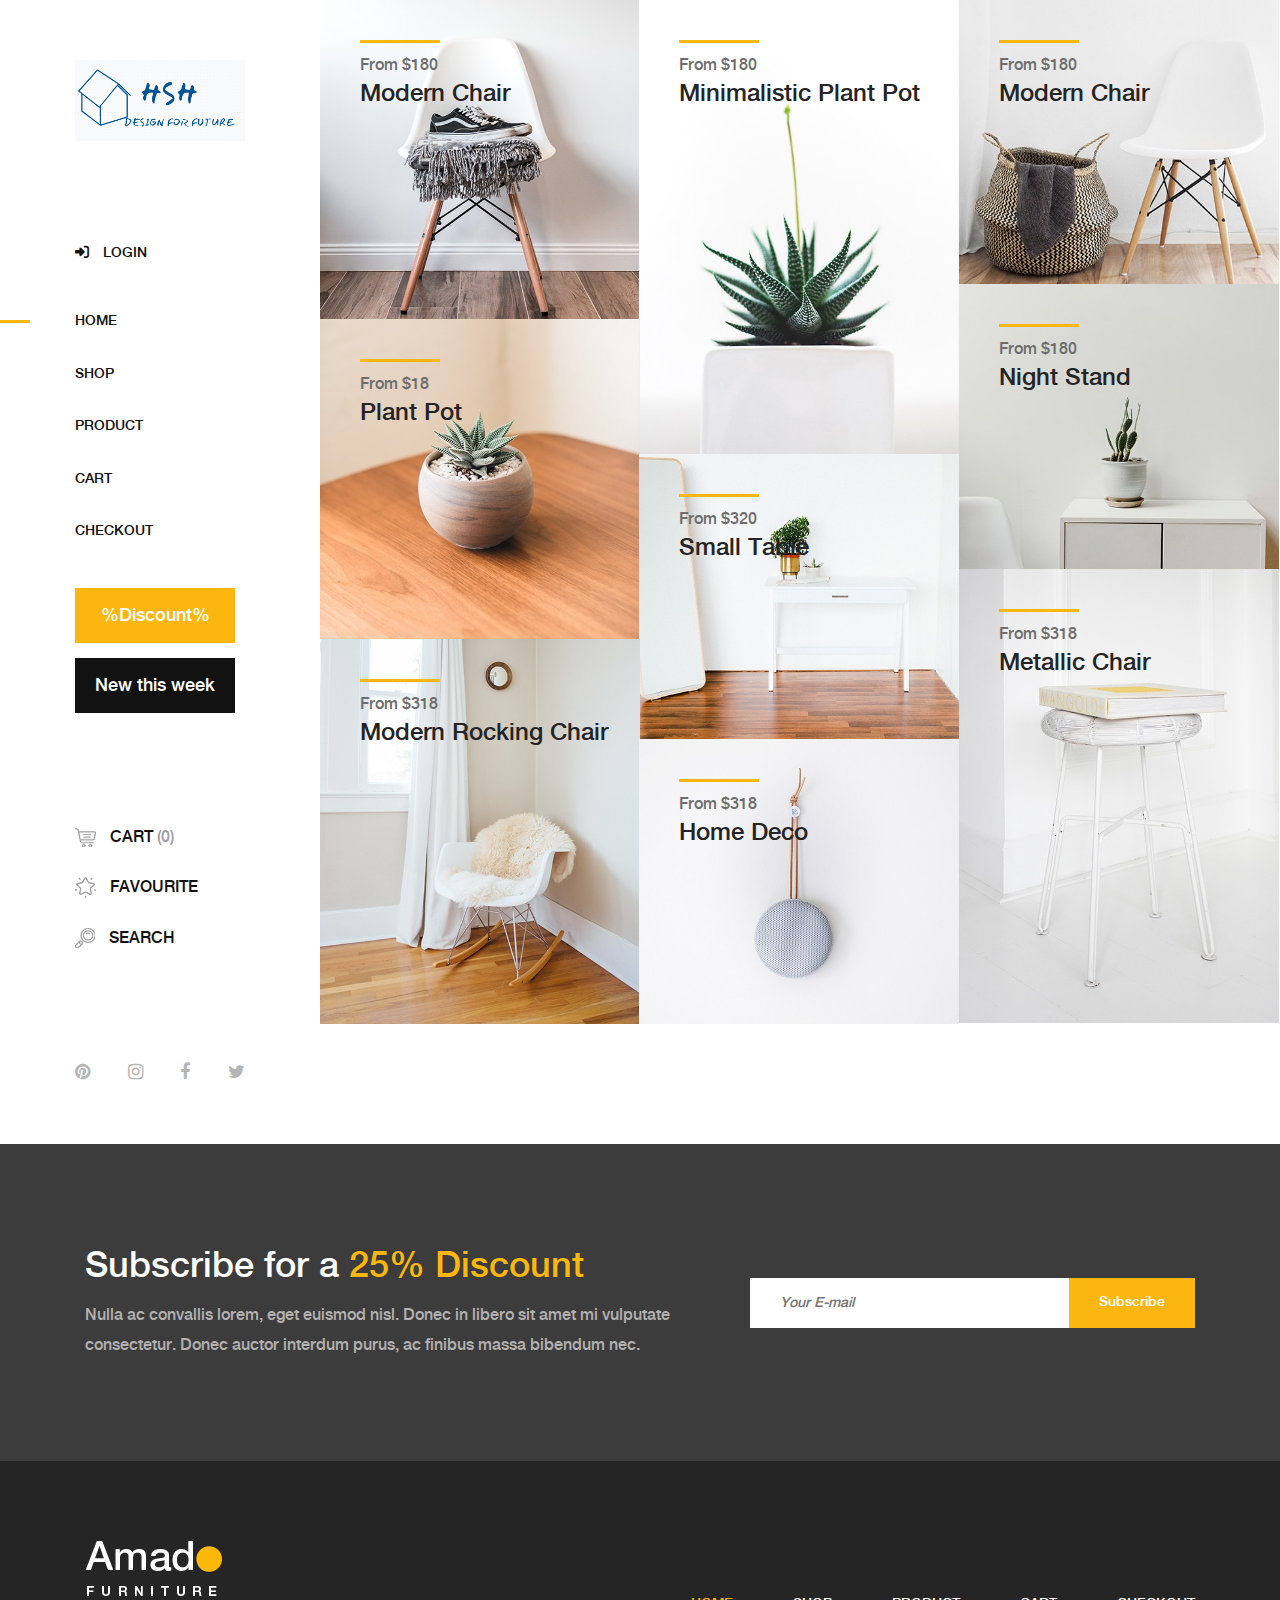
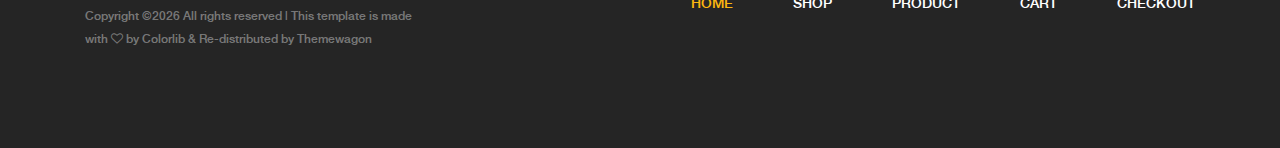
<file: index.html>
<!DOCTYPE html>
<html lang="en">

<head>
    <meta charset="UTF-8">
    <meta name="description" content="">
    <meta http-equiv="X-UA-Compatible" content="IE=edge">
    <meta name="viewport" content="width=device-width, initial-scale=1, shrink-to-fit=no">
    <link rel="stylesheet" href="https://cdnjs.cloudflare.com/ajax/libs/font-awesome/6.3.0/css/all.min.css">
    <!-- The above 4 meta tags *must* come first in the head; any other head content must come *after* these tags -->

    <!-- Title  -->
    <title>HSH DESIGN FOR FUTURE | Home</title>

    <!-- Favicon  -->
    <link rel="icon" href="img/core-img/favicon.ico">

    <!-- Core Style CSS -->
    <link rel="stylesheet" href="css/core-style.css">
    <link rel="stylesheet" href="style.css">

</head>

<body>
    <!-- Search Wrapper Area Start -->
    <div class="search-wrapper section-padding-100">
        <div class="search-close">
            <i class="fa fa-close" aria-hidden="true"></i>
        </div>
        <div class="container">
            <div class="row">
                <div class="col-12">
                    <div class="search-content">
                        <form action="#" method="get">
                            <input type="search" name="search" id="search" placeholder="Type your keyword...">
                            <button type="submit"><img src="img/core-img/search.png" alt=""></button>
                        </form>
                    </div>
                </div>
            </div>
        </div>
    </div>
    <!-- Search Wrapper Area End -->

    <!-- ##### Main Content Wrapper Start ##### -->
    <div class="main-content-wrapper d-flex clearfix">

        <!-- Mobile Nav (max width 767px)-->
        <div class="mobile-nav">
            <!-- Navbar Brand -->
            <div class="amado-navbar-brand">
                <a href="index.html"><img src="img/core-img/logo.png" alt=""></a>
            </div>
            <!-- Navbar Toggler -->
            <div class="amado-navbar-toggler">
                <span></span><span></span><span></span>
            </div>
        </div>

        <!-- Header Area Start -->
        <header class="header-area clearfix">
            <!-- Close Icon -->
            <div class="nav-close">
                <i class="fa fa-close" aria-hidden="true"></i>
            </div>
            <!-- Logo -->
            <div class="logo">
                <a href="index.html"><img src="img/core-img/logo.png" alt=""></a>
            </div>
            <!-- login -->
            <div class="button"><a href="./login.html">
                <i class="fa-solid fa-right-to-bracket"></i>
                LOGIN
            </a></div>
            <!-- Amado Nav -->
            <nav class="amado-nav">
                <ul>
                    <li class="active"><a href="index.html">Home</a></li>
                    <li><a href="shop.html">Shop</a></li>
                    <li><a href="product-details.html">Product</a></li>
                    <li><a href="cart.html">Cart</a></li>
                    <li><a href="checkout.html">Checkout</a></li>
                </ul>
            </nav>
            <!-- Button Group -->
            <div class="amado-btn-group mt-30 mb-100">
                <a href="#" class="btn amado-btn mb-15">%Discount%</a>
                <a href="#" class="btn amado-btn active">New this week</a>
            </div>
            <!-- Cart Menu -->
            <div class="cart-fav-search mb-100">
                <a href="cart.html" class="cart-nav"><img src="img/core-img/cart.png" alt=""> Cart <span>(0)</span></a>
                <a href="#" class="fav-nav"><img src="img/core-img/favorites.png" alt=""> Favourite</a>
                <a href="#" class="search-nav"><img src="img/core-img/search.png" alt=""> Search</a>
            </div>
            <!-- Social Button -->
            <div class="social-info d-flex justify-content-between">
                <a href="#"><i class="fa fa-pinterest" aria-hidden="true"></i></a>
                <a href="#"><i class="fa fa-instagram" aria-hidden="true"></i></a>
                <a href="#"><i class="fa fa-facebook" aria-hidden="true"></i></a>
                <a href="#"><i class="fa fa-twitter" aria-hidden="true"></i></a>
            </div>
        </header>
        <!-- Header Area End -->

        <!-- Product Catagories Area Start -->
        <div class="products-catagories-area clearfix">
            <div class="amado-pro-catagory clearfix">

                <!-- Single Catagory -->
                <div class="single-products-catagory clearfix">
                    <a href="shop.html">
                        <img src="img/bg-img/1.jpg" alt="">
                        <!-- Hover Content -->
                        <div class="hover-content">
                            <div class="line"></div>
                            <p>From $180</p>
                            <h4>Modern Chair</h4>
                        </div>
                    </a>
                </div>

                <!-- Single Catagory -->
                <div class="single-products-catagory clearfix">
                    <a href="shop.html">
                        <img src="img/bg-img/2.jpg" alt="">
                        <!-- Hover Content -->
                        <div class="hover-content">
                            <div class="line"></div>
                            <p>From $180</p>
                            <h4>Minimalistic Plant Pot</h4>
                        </div>
                    </a>
                </div>

                <!-- Single Catagory -->
                <div class="single-products-catagory clearfix">
                    <a href="shop.html">
                        <img src="img/bg-img/3.jpg" alt="">
                        <!-- Hover Content -->
                        <div class="hover-content">
                            <div class="line"></div>
                            <p>From $180</p>
                            <h4>Modern Chair</h4>
                        </div>
                    </a>
                </div>

                <!-- Single Catagory -->
                <div class="single-products-catagory clearfix">
                    <a href="shop.html">
                        <img src="img/bg-img/4.jpg" alt="">
                        <!-- Hover Content -->
                        <div class="hover-content">
                            <div class="line"></div>
                            <p>From $180</p>
                            <h4>Night Stand</h4>
                        </div>
                    </a>
                </div>

                <!-- Single Catagory -->
                <div class="single-products-catagory clearfix">
                    <a href="shop.html">
                        <img src="img/bg-img/5.jpg" alt="">
                        <!-- Hover Content -->
                        <div class="hover-content">
                            <div class="line"></div>
                            <p>From $18</p>
                            <h4>Plant Pot</h4>
                        </div>
                    </a>
                </div>

                <!-- Single Catagory -->
                <div class="single-products-catagory clearfix">
                    <a href="shop.html">
                        <img src="img/bg-img/6.jpg" alt="">
                        <!-- Hover Content -->
                        <div class="hover-content">
                            <div class="line"></div>
                            <p>From $320</p>
                            <h4>Small Table</h4>
                        </div>
                    </a>
                </div>

                <!-- Single Catagory -->
                <div class="single-products-catagory clearfix">
                    <a href="shop.html">
                        <img src="img/bg-img/7.jpg" alt="">
                        <!-- Hover Content -->
                        <div class="hover-content">
                            <div class="line"></div>
                            <p>From $318</p>
                            <h4>Metallic Chair</h4>
                        </div>
                    </a>
                </div>

                <!-- Single Catagory -->
                <div class="single-products-catagory clearfix">
                    <a href="shop.html">
                        <img src="img/bg-img/8.jpg" alt="">
                        <!-- Hover Content -->
                        <div class="hover-content">
                            <div class="line"></div>
                            <p>From $318</p>
                            <h4>Modern Rocking Chair</h4>
                        </div>
                    </a>
                </div>

                <!-- Single Catagory -->
                <div class="single-products-catagory clearfix">
                    <a href="shop.html">
                        <img src="img/bg-img/9.jpg" alt="">
                        <!-- Hover Content -->
                        <div class="hover-content">
                            <div class="line"></div>
                            <p>From $318</p>
                            <h4>Home Deco</h4>
                        </div>
                    </a>
                </div>
            </div>
        </div>
        <!-- Product Catagories Area End -->
    </div>
    <!-- ##### Main Content Wrapper End ##### -->

    <!-- ##### Newsletter Area Start ##### -->
    <section class="newsletter-area section-padding-100-0">
        <div class="container">
            <div class="row align-items-center">
                <!-- Newsletter Text -->
                <div class="col-12 col-lg-6 col-xl-7">
                    <div class="newsletter-text mb-100">
                        <h2>Subscribe for a <span>25% Discount</span></h2>
                        <p>Nulla ac convallis lorem, eget euismod nisl. Donec in libero sit amet mi vulputate consectetur. Donec auctor interdum purus, ac finibus massa bibendum nec.</p>
                    </div>
                </div>
                <!-- Newsletter Form -->
                <div class="col-12 col-lg-6 col-xl-5">
                    <div class="newsletter-form mb-100">
                        <form action="#" method="post">
                            <input type="email" name="email" class="nl-email" placeholder="Your E-mail">
                            <input type="submit" value="Subscribe">
                        </form>
                    </div>
                </div>
            </div>
        </div>
    </section>
    <!-- ##### Newsletter Area End ##### -->

    <!-- ##### Footer Area Start ##### -->
    <footer class="footer_area clearfix">
        <div class="container">
            <div class="row align-items-center">
                <!-- Single Widget Area -->
                <div class="col-12 col-lg-4">
                    <div class="single_widget_area">
                        <!-- Logo -->
                        <div class="footer-logo mr-50">
                            <a href="index.html"><img src="img/core-img/logo2.png" alt=""></a>
                        </div>
                        <!-- Copywrite Text -->
                        <p class="copywrite"><!-- Link back to Colorlib can't be removed. Template is licensed under CC BY 3.0. -->
Copyright &copy;<script>document.write(new Date().getFullYear());</script> All rights reserved | This template is made with <i class="fa fa-heart-o" aria-hidden="true"></i> by <a href="https://colorlib.com" target="_blank">Colorlib</a> & Re-distributed by <a href="https://themewagon.com/" target="_blank">Themewagon</a>
<!-- Link back to Colorlib can't be removed. Template is licensed under CC BY 3.0. --></p>
                    </div>
                </div>
                <!-- Single Widget Area -->
                <div class="col-12 col-lg-8">
                    <div class="single_widget_area">
                        <!-- Footer Menu -->
                        <div class="footer_menu">
                            <nav class="navbar navbar-expand-lg justify-content-end">
                                <button class="navbar-toggler" type="button" data-toggle="collapse" data-target="#footerNavContent" aria-controls="footerNavContent" aria-expanded="false" aria-label="Toggle navigation"><i class="fa fa-bars"></i></button>
                                <div class="collapse navbar-collapse" id="footerNavContent">
                                    <ul class="navbar-nav ml-auto">
                                        <li class="nav-item active">
                                            <a class="nav-link" href="index.html">Home</a>
                                        </li>
                                        <li class="nav-item">
                                            <a class="nav-link" href="shop.html">Shop</a>
                                        </li>
                                        <li class="nav-item">
                                            <a class="nav-link" href="product-details.html">Product</a>
                                        </li>
                                        <li class="nav-item">
                                            <a class="nav-link" href="cart.html">Cart</a>
                                        </li>
                                        <li class="nav-item">
                                            <a class="nav-link" href="checkout.html">Checkout</a>
                                        </li>
                                    </ul>
                                </div>
                            </nav>
                        </div>
                    </div>
                </div>
            </div>
        </div>
    </footer>
    <!-- ##### Footer Area End ##### -->

    <!-- ##### jQuery (Necessary for All JavaScript Plugins) ##### -->
    <script src="js/jquery/jquery-2.2.4.min.js"></script>
    <!-- Popper js -->
    <script src="js/popper.min.js"></script>
    <!-- Bootstrap js -->
    <script src="js/bootstrap.min.js"></script>
    <!-- Plugins js -->
    <script src="js/plugins.js"></script>
    <!-- Active js -->
    <script src="js/active.js"></script>

</body>

</html>
</file>
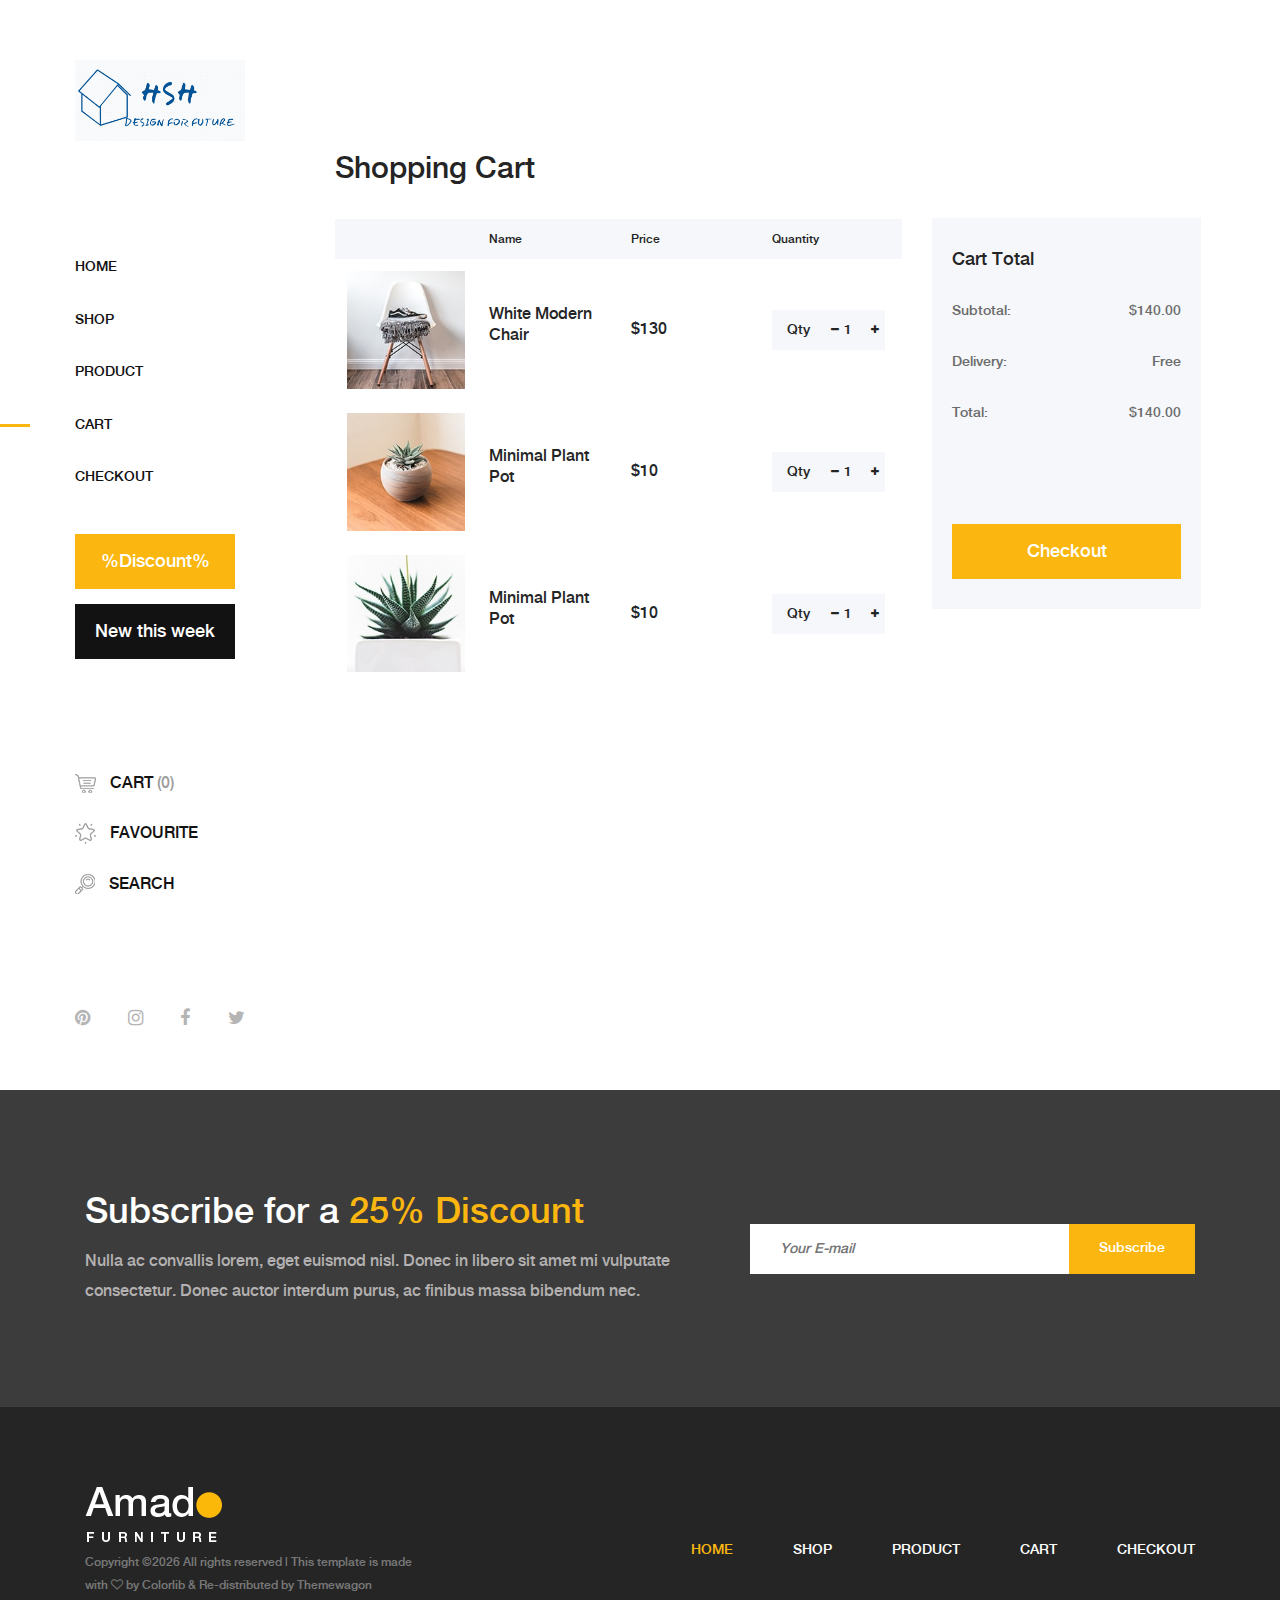
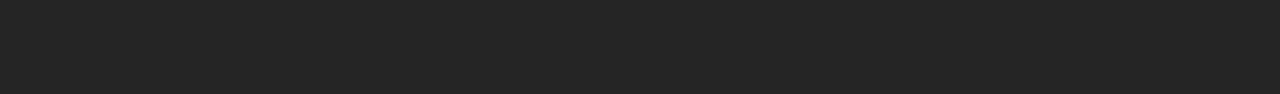
<file: cart.html>
<!DOCTYPE html>
<html lang="en">

<head>
    <meta charset="UTF-8">
    <meta name="description" content="">
    <meta http-equiv="X-UA-Compatible" content="IE=edge">
    <meta name="viewport" content="width=device-width, initial-scale=1, shrink-to-fit=no">
    <!-- The above 4 meta tags *must* come first in the head; any other head content must come *after* these tags -->

    <!-- Title  -->
    <title>HSH DESIGN FOR FUTURE | Cart</title>

    <!-- Favicon  -->
    <link rel="icon" href="img/core-img/favicon.ico">

    <!-- Core Style CSS -->
    <link rel="stylesheet" href="css/core-style.css">
    <link rel="stylesheet" href="style.css">

</head>

<body>
    <!-- Search Wrapper Area Start -->
    <div class="search-wrapper section-padding-100">
        <div class="search-close">
            <i class="fa fa-close" aria-hidden="true"></i>
        </div>
        <div class="container">
            <div class="row">
                <div class="col-12">
                    <div class="search-content">
                        <form action="#" method="get">
                            <input type="search" name="search" id="search" placeholder="Type your keyword...">
                            <button type="submit"><img src="img/core-img/search.png" alt=""></button>
                        </form>
                    </div>
                </div>
            </div>
        </div>
    </div>
    <!-- Search Wrapper Area End -->

    <!-- ##### Main Content Wrapper Start ##### -->
    <div class="main-content-wrapper d-flex clearfix">

        <!-- Mobile Nav (max width 767px)-->
        <div class="mobile-nav">
            <!-- Navbar Brand -->
            <div class="amado-navbar-brand">
                <a href="index.html"><img src="img/core-img/logo.png" alt=""></a>
            </div>
            <!-- Navbar Toggler -->
            <div class="amado-navbar-toggler">
                <span></span><span></span><span></span>
            </div>
        </div>

        <!-- Header Area Start -->
        <header class="header-area clearfix">
            <!-- Close Icon -->
            <div class="nav-close">
                <i class="fa fa-close" aria-hidden="true"></i>
            </div>
            <!-- Logo -->
            <div class="logo">
                <a href="index.html"><img src="img/core-img/logo.png" alt=""></a>
            </div>
            <!-- Amado Nav -->
            <nav class="amado-nav">
                <ul>
                    <li><a href="index.html">Home</a></li>
                    <li><a href="shop.html">Shop</a></li>
                    <li><a href="product-details.html">Product</a></li>
                    <li class="active"><a href="cart.html">Cart</a></li>
                    <li><a href="checkout.html">Checkout</a></li>
                </ul>
            </nav>
            <!-- Button Group -->
            <div class="amado-btn-group mt-30 mb-100">
                <a href="#" class="btn amado-btn mb-15">%Discount%</a>
                <a href="#" class="btn amado-btn active">New this week</a>
            </div>
            <!-- Cart Menu -->
            <div class="cart-fav-search mb-100">
                <a href="cart.html" class="cart-nav"><img src="img/core-img/cart.png" alt=""> Cart <span>(0)</span></a>
                <a href="#" class="fav-nav"><img src="img/core-img/favorites.png" alt=""> Favourite</a>
                <a href="#" class="search-nav"><img src="img/core-img/search.png" alt=""> Search</a>
            </div>
            <!-- Social Button -->
            <div class="social-info d-flex justify-content-between">
                <a href="#"><i class="fa fa-pinterest" aria-hidden="true"></i></a>
                <a href="#"><i class="fa fa-instagram" aria-hidden="true"></i></a>
                <a href="#"><i class="fa fa-facebook" aria-hidden="true"></i></a>
                <a href="#"><i class="fa fa-twitter" aria-hidden="true"></i></a>
            </div>
        </header>
        <!-- Header Area End -->

        <div class="cart-table-area section-padding-100">
            <div class="container-fluid">
                <div class="row">
                    <div class="col-12 col-lg-8">
                        <div class="cart-title mt-50">
                            <h2>Shopping Cart</h2>
                        </div>

                        <div class="cart-table clearfix">
                            <table class="table table-responsive">
                                <thead>
                                    <tr>
                                        <th></th>
                                        <th>Name</th>
                                        <th>Price</th>
                                        <th>Quantity</th>
                                    </tr>
                                </thead>
                                <tbody>
                                    <tr>
                                        <td class="cart_product_img">
                                            <a href="#"><img src="img/bg-img/cart1.jpg" alt="Product"></a>
                                        </td>
                                        <td class="cart_product_desc">
                                            <h5>White Modern Chair</h5>
                                        </td>
                                        <td class="price">
                                            <span>$130</span>
                                        </td>
                                        <td class="qty">
                                            <div class="qty-btn d-flex">
                                                <p>Qty</p>
                                                <div class="quantity">
                                                    <span class="qty-minus" onclick="var effect = document.getElementById('qty'); var qty = effect.value; if( !isNaN( qty ) &amp;&amp; qty &gt; 1 ) effect.value--;return false;"><i class="fa fa-minus" aria-hidden="true"></i></span>
                                                    <input type="number" class="qty-text" id="qty" step="1" min="1" max="300" name="quantity" value="1">
                                                    <span class="qty-plus" onclick="var effect = document.getElementById('qty'); var qty = effect.value; if( !isNaN( qty )) effect.value++;return false;"><i class="fa fa-plus" aria-hidden="true"></i></span>
                                                </div>
                                            </div>
                                        </td>
                                    </tr>
                                    <tr>
                                        <td class="cart_product_img">
                                            <a href="#"><img src="img/bg-img/cart2.jpg" alt="Product"></a>
                                        </td>
                                        <td class="cart_product_desc">
                                            <h5>Minimal Plant Pot</h5>
                                        </td>
                                        <td class="price">
                                            <span>$10</span>
                                        </td>
                                        <td class="qty">
                                            <div class="qty-btn d-flex">
                                                <p>Qty</p>
                                                <div class="quantity">
                                                    <span class="qty-minus" onclick="var effect = document.getElementById('qty2'); var qty = effect.value; if( !isNaN( qty ) &amp;&amp; qty &gt; 1 ) effect.value--;return false;"><i class="fa fa-minus" aria-hidden="true"></i></span>
                                                    <input type="number" class="qty-text" id="qty2" step="1" min="1" max="300" name="quantity" value="1">
                                                    <span class="qty-plus" onclick="var effect = document.getElementById('qty2'); var qty = effect.value; if( !isNaN( qty )) effect.value++;return false;"><i class="fa fa-plus" aria-hidden="true"></i></span>
                                                </div>
                                            </div>
                                        </td>
                                    </tr>
                                    <tr>
                                        <td class="cart_product_img">
                                            <a href="#"><img src="img/bg-img/cart3.jpg" alt="Product"></a>
                                        </td>
                                        <td class="cart_product_desc">
                                            <h5>Minimal Plant Pot</h5>
                                        </td>
                                        <td class="price">
                                            <span>$10</span>
                                        </td>
                                        <td class="qty">
                                            <div class="qty-btn d-flex">
                                                <p>Qty</p>
                                                <div class="quantity">
                                                    <span class="qty-minus" onclick="var effect = document.getElementById('qty3'); var qty = effect.value; if( !isNaN( qty ) &amp;&amp; qty &gt; 1 ) effect.value--;return false;"><i class="fa fa-minus" aria-hidden="true"></i></span>
                                                    <input type="number" class="qty-text" id="qty3" step="1" min="1" max="300" name="quantity" value="1">
                                                    <span class="qty-plus" onclick="var effect = document.getElementById('qty3'); var qty = effect.value; if( !isNaN( qty )) effect.value++;return false;"><i class="fa fa-plus" aria-hidden="true"></i></span>
                                                </div>
                                            </div>
                                        </td>
                                    </tr>
                                </tbody>
                            </table>
                        </div>
                    </div>
                    <div class="col-12 col-lg-4">
                        <div class="cart-summary">
                            <h5>Cart Total</h5>
                            <ul class="summary-table">
                                <li><span>subtotal:</span> <span>$140.00</span></li>
                                <li><span>delivery:</span> <span>Free</span></li>
                                <li><span>total:</span> <span>$140.00</span></li>
                            </ul>
                            <div class="cart-btn mt-100">
                                <a href="cart.html" class="btn amado-btn w-100">Checkout</a>
                            </div>
                        </div>
                    </div>
                </div>
            </div>
        </div>
    </div>
    <!-- ##### Main Content Wrapper End ##### -->

    <!-- ##### Newsletter Area Start ##### -->
    <section class="newsletter-area section-padding-100-0">
        <div class="container">
            <div class="row align-items-center">
                <!-- Newsletter Text -->
                <div class="col-12 col-lg-6 col-xl-7">
                    <div class="newsletter-text mb-100">
                        <h2>Subscribe for a <span>25% Discount</span></h2>
                        <p>Nulla ac convallis lorem, eget euismod nisl. Donec in libero sit amet mi vulputate consectetur. Donec auctor interdum purus, ac finibus massa bibendum nec.</p>
                    </div>
                </div>
                <!-- Newsletter Form -->
                <div class="col-12 col-lg-6 col-xl-5">
                    <div class="newsletter-form mb-100">
                        <form action="#" method="post">
                            <input type="email" name="email" class="nl-email" placeholder="Your E-mail">
                            <input type="submit" value="Subscribe">
                        </form>
                    </div>
                </div>
            </div>
        </div>
    </section>
    <!-- ##### Newsletter Area End ##### -->

    <!-- ##### Footer Area Start ##### -->
    <footer class="footer_area clearfix">
        <div class="container">
            <div class="row align-items-center">
                <!-- Single Widget Area -->
                <div class="col-12 col-lg-4">
                    <div class="single_widget_area">
                        <!-- Logo -->
                        <div class="footer-logo mr-50">
                            <a href="index.html"><img src="img/core-img/logo2.png" alt=""></a>
                        </div>
                        <!-- Copywrite Text -->
                        <p class="copywrite"><!-- Link back to Colorlib can't be removed. Template is licensed under CC BY 3.0. -->
Copyright &copy;<script>document.write(new Date().getFullYear());</script> All rights reserved | This template is made with <i class="fa fa-heart-o" aria-hidden="true"></i> by <a href="https://colorlib.com" target="_blank">Colorlib</a>
<!-- Link back to Colorlib can't be removed. Template is licensed under CC BY 3.0. -->& Re-distributed by <a href="https://themewagon.com/" target="_blank">Themewagon</a>
</p>
                    </div>
                </div>
                <!-- Single Widget Area -->
                <div class="col-12 col-lg-8">
                    <div class="single_widget_area">
                        <!-- Footer Menu -->
                        <div class="footer_menu">
                            <nav class="navbar navbar-expand-lg justify-content-end">
                                <button class="navbar-toggler" type="button" data-toggle="collapse" data-target="#footerNavContent" aria-controls="footerNavContent" aria-expanded="false" aria-label="Toggle navigation"><i class="fa fa-bars"></i></button>
                                <div class="collapse navbar-collapse" id="footerNavContent">
                                    <ul class="navbar-nav ml-auto">
                                        <li class="nav-item active">
                                            <a class="nav-link" href="index.html">Home</a>
                                        </li>
                                        <li class="nav-item">
                                            <a class="nav-link" href="shop.html">Shop</a>
                                        </li>
                                        <li class="nav-item">
                                            <a class="nav-link" href="product-details.html">Product</a>
                                        </li>
                                        <li class="nav-item">
                                            <a class="nav-link" href="cart.html">Cart</a>
                                        </li>
                                        <li class="nav-item">
                                            <a class="nav-link" href="checkout.html">Checkout</a>
                                        </li>
                                    </ul>
                                </div>
                            </nav>
                        </div>
                    </div>
                </div>
            </div>
        </div>
    </footer>
    <!-- ##### Footer Area End ##### -->

    <!-- ##### jQuery (Necessary for All JavaScript Plugins) ##### -->
    <script src="js/jquery/jquery-2.2.4.min.js"></script>
    <!-- Popper js -->
    <script src="js/popper.min.js"></script>
    <!-- Bootstrap js -->
    <script src="js/bootstrap.min.js"></script>
    <!-- Plugins js -->
    <script src="js/plugins.js"></script>
    <!-- Active js -->
    <script src="js/active.js"></script>

</body>

</html>
</file>
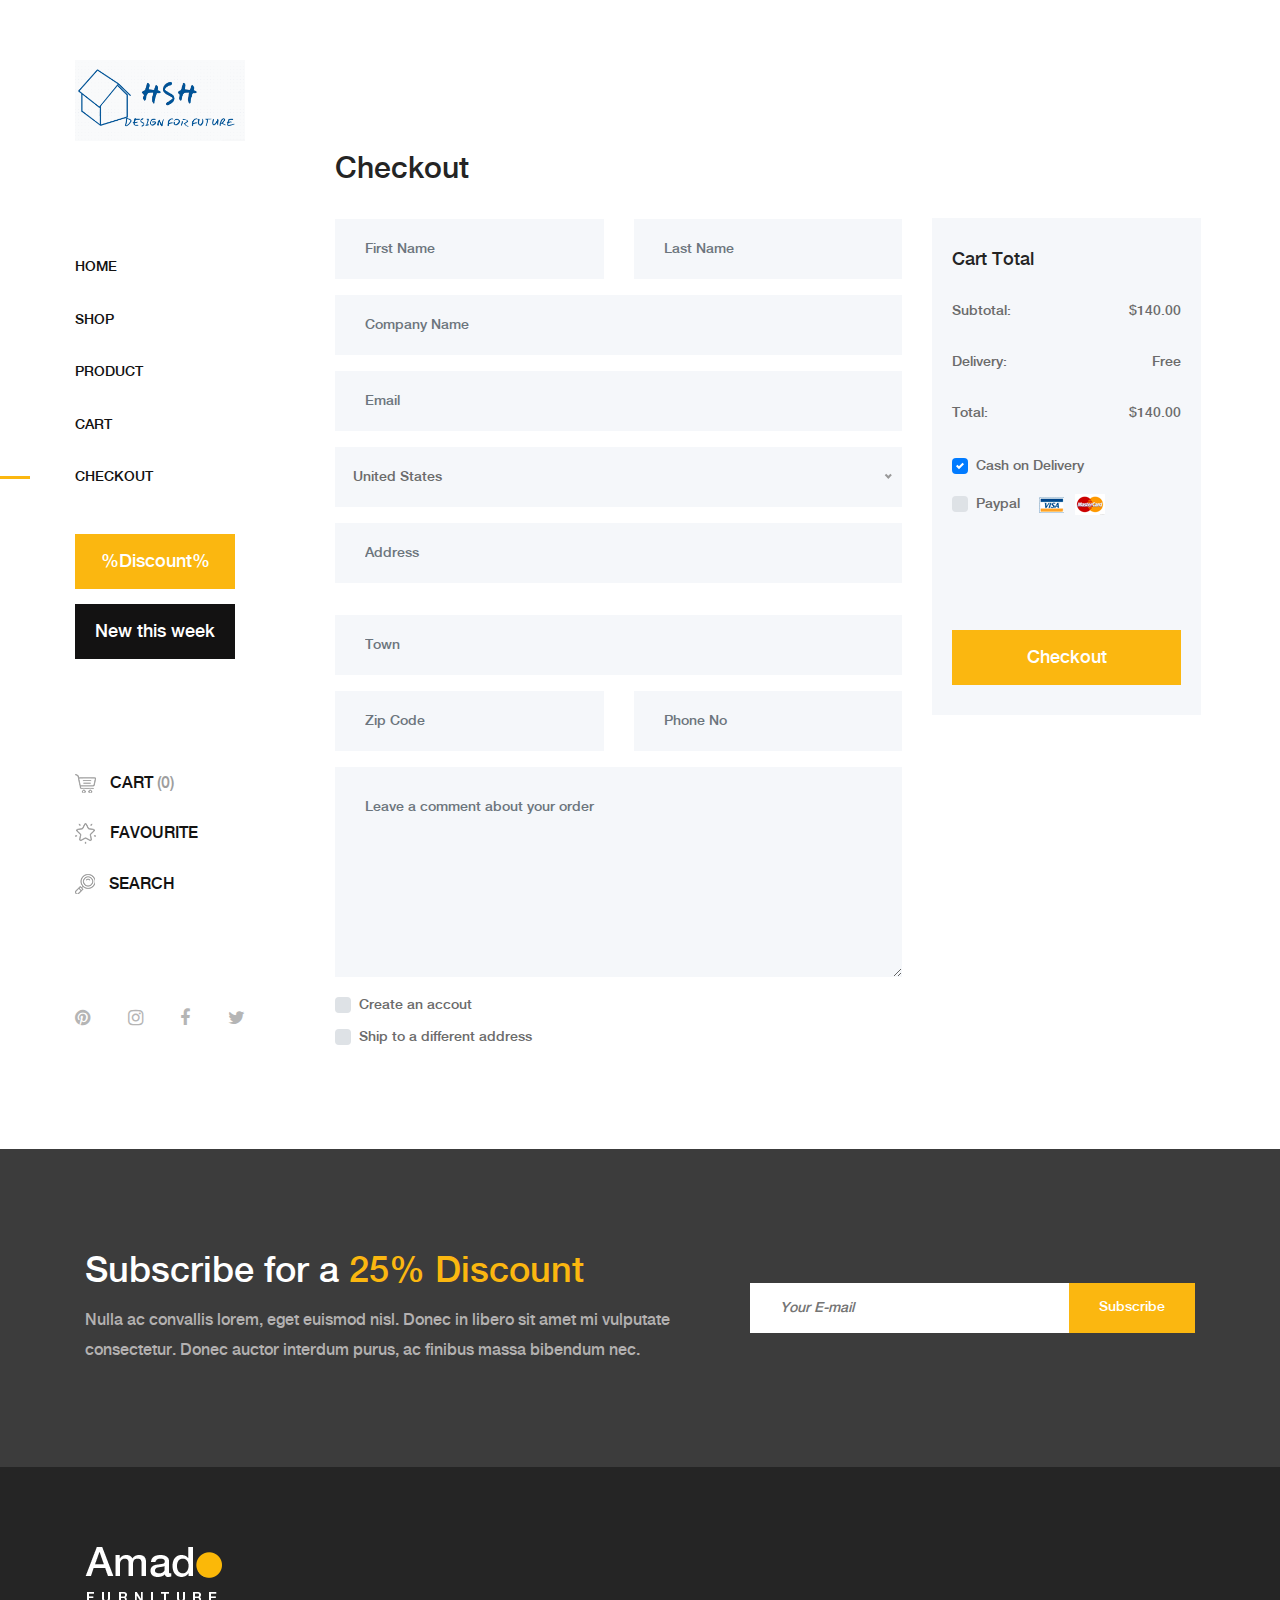
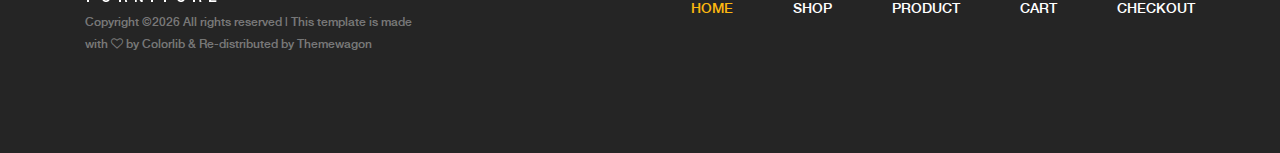
<file: checkout.html>
<!DOCTYPE html>
<html lang="en">

<head>
    <meta charset="UTF-8">
    <meta name="description" content="">
    <meta http-equiv="X-UA-Compatible" content="IE=edge">
    <meta name="viewport" content="width=device-width, initial-scale=1, shrink-to-fit=no">
    <!-- The above 4 meta tags *must* come first in the head; any other head content must come *after* these tags -->

    <!-- Title  -->
    <title>HSH DESIGN FOR FUTURE | Checkout</title>

    <!-- Favicon  -->
    <link rel="icon" href="img/core-img/favicon.ico">

    <!-- Core Style CSS -->
    <link rel="stylesheet" href="css/core-style.css">
    <link rel="stylesheet" href="style.css">

</head>

<body>
    <!-- Search Wrapper Area Start -->
    <div class="search-wrapper section-padding-100">
        <div class="search-close">
            <i class="fa fa-close" aria-hidden="true"></i>
        </div>
        <div class="container">
            <div class="row">
                <div class="col-12">
                    <div class="search-content">
                        <form action="#" method="get">
                            <input type="search" name="search" id="search" placeholder="Type your keyword...">
                            <button type="submit"><img src="img/core-img/search.png" alt=""></button>
                        </form>
                    </div>
                </div>
            </div>
        </div>
    </div>
    <!-- Search Wrapper Area End -->

    <!-- ##### Main Content Wrapper Start ##### -->
    <div class="main-content-wrapper d-flex clearfix">

        <!-- Mobile Nav (max width 767px)-->
        <div class="mobile-nav">
            <!-- Navbar Brand -->
            <div class="amado-navbar-brand">
                <a href="index.html"><img src="img/core-img/logo.png" alt=""></a>
            </div>
            <!-- Navbar Toggler -->
            <div class="amado-navbar-toggler">
                <span></span><span></span><span></span>
            </div>
        </div>

        <!-- Header Area Start -->
        <header class="header-area clearfix">
            <!-- Close Icon -->
            <div class="nav-close">
                <i class="fa fa-close" aria-hidden="true"></i>
            </div>
            <!-- Logo -->
            <div class="logo">
                <a href="index.html"><img src="img/core-img/logo.png" alt=""></a>
            </div>
            <!-- Amado Nav -->
            <nav class="amado-nav">
                <ul>
                    <li><a href="index.html">Home</a></li>
                    <li><a href="shop.html">Shop</a></li>
                    <li><a href="product-details.html">Product</a></li>
                    <li><a href="cart.html">Cart</a></li>
                    <li class="active"><a href="checkout.html">Checkout</a></li>
                </ul>
            </nav>
            <!-- Button Group -->
            <div class="amado-btn-group mt-30 mb-100">
                <a href="#" class="btn amado-btn mb-15">%Discount%</a>
                <a href="#" class="btn amado-btn active">New this week</a>
            </div>
            <!-- Cart Menu -->
            <div class="cart-fav-search mb-100">
                <a href="cart.html" class="cart-nav"><img src="img/core-img/cart.png" alt=""> Cart <span>(0)</span></a>
                <a href="#" class="fav-nav"><img src="img/core-img/favorites.png" alt=""> Favourite</a>
                <a href="#" class="search-nav"><img src="img/core-img/search.png" alt=""> Search</a>
            </div>
            <!-- Social Button -->
            <div class="social-info d-flex justify-content-between">
                <a href="#"><i class="fa fa-pinterest" aria-hidden="true"></i></a>
                <a href="#"><i class="fa fa-instagram" aria-hidden="true"></i></a>
                <a href="#"><i class="fa fa-facebook" aria-hidden="true"></i></a>
                <a href="#"><i class="fa fa-twitter" aria-hidden="true"></i></a>
            </div>
        </header>
        <!-- Header Area End -->

        <div class="cart-table-area section-padding-100">
            <div class="container-fluid">
                <div class="row">
                    <div class="col-12 col-lg-8">
                        <div class="checkout_details_area mt-50 clearfix">

                            <div class="cart-title">
                                <h2>Checkout</h2>
                            </div>

                            <form action="#" method="post">
                                <div class="row">
                                    <div class="col-md-6 mb-3">
                                        <input type="text" class="form-control" id="first_name" value="" placeholder="First Name" required>
                                    </div>
                                    <div class="col-md-6 mb-3">
                                        <input type="text" class="form-control" id="last_name" value="" placeholder="Last Name" required>
                                    </div>
                                    <div class="col-12 mb-3">
                                        <input type="text" class="form-control" id="company" placeholder="Company Name" value="">
                                    </div>
                                    <div class="col-12 mb-3">
                                        <input type="email" class="form-control" id="email" placeholder="Email" value="">
                                    </div>
                                    <div class="col-12 mb-3">
                                        <select class="w-100" id="country">
                                        <option value="usa">United States</option>
                                        <option value="uk">United Kingdom</option>
                                        <option value="ger">Germany</option>
                                        <option value="fra">France</option>
                                        <option value="ind">India</option>
                                        <option value="aus">Australia</option>
                                        <option value="bra">Brazil</option>
                                        <option value="cana">Canada</option>
                                    </select>
                                    </div>
                                    <div class="col-12 mb-3">
                                        <input type="text" class="form-control mb-3" id="street_address" placeholder="Address" value="">
                                    </div>
                                    <div class="col-12 mb-3">
                                        <input type="text" class="form-control" id="city" placeholder="Town" value="">
                                    </div>
                                    <div class="col-md-6 mb-3">
                                        <input type="text" class="form-control" id="zipCode" placeholder="Zip Code" value="">
                                    </div>
                                    <div class="col-md-6 mb-3">
                                        <input type="number" class="form-control" id="phone_number" min="0" placeholder="Phone No" value="">
                                    </div>
                                    <div class="col-12 mb-3">
                                        <textarea name="comment" class="form-control w-100" id="comment" cols="30" rows="10" placeholder="Leave a comment about your order"></textarea>
                                    </div>

                                    <div class="col-12">
                                        <div class="custom-control custom-checkbox d-block mb-2">
                                            <input type="checkbox" class="custom-control-input" id="customCheck2">
                                            <label class="custom-control-label" for="customCheck2">Create an accout</label>
                                        </div>
                                        <div class="custom-control custom-checkbox d-block">
                                            <input type="checkbox" class="custom-control-input" id="customCheck3">
                                            <label class="custom-control-label" for="customCheck3">Ship to a different address</label>
                                        </div>
                                    </div>
                                </div>
                            </form>
                        </div>
                    </div>
                    <div class="col-12 col-lg-4">
                        <div class="cart-summary">
                            <h5>Cart Total</h5>
                            <ul class="summary-table">
                                <li><span>subtotal:</span> <span>$140.00</span></li>
                                <li><span>delivery:</span> <span>Free</span></li>
                                <li><span>total:</span> <span>$140.00</span></li>
                            </ul>

                            <div class="payment-method">
                                <!-- Cash on delivery -->
                                <div class="custom-control custom-checkbox mr-sm-2">
                                    <input type="checkbox" class="custom-control-input" id="cod" checked>
                                    <label class="custom-control-label" for="cod">Cash on Delivery</label>
                                </div>
                                <!-- Paypal -->
                                <div class="custom-control custom-checkbox mr-sm-2">
                                    <input type="checkbox" class="custom-control-input" id="paypal">
                                    <label class="custom-control-label" for="paypal">Paypal <img class="ml-15" src="img/core-img/paypal.png" alt=""></label>
                                </div>
                            </div>

                            <div class="cart-btn mt-100">
                                <a href="#" class="btn amado-btn w-100">Checkout</a>
                            </div>
                        </div>
                    </div>
                </div>
            </div>
        </div>
    </div>
    <!-- ##### Main Content Wrapper End ##### -->

    <!-- ##### Newsletter Area Start ##### -->
    <section class="newsletter-area section-padding-100-0">
        <div class="container">
            <div class="row align-items-center">
                <!-- Newsletter Text -->
                <div class="col-12 col-lg-6 col-xl-7">
                    <div class="newsletter-text mb-100">
                        <h2>Subscribe for a <span>25% Discount</span></h2>
                        <p>Nulla ac convallis lorem, eget euismod nisl. Donec in libero sit amet mi vulputate consectetur. Donec auctor interdum purus, ac finibus massa bibendum nec.</p>
                    </div>
                </div>
                <!-- Newsletter Form -->
                <div class="col-12 col-lg-6 col-xl-5">
                    <div class="newsletter-form mb-100">
                        <form action="#" method="post">
                            <input type="email" name="email" class="nl-email" placeholder="Your E-mail">
                            <input type="submit" value="Subscribe">
                        </form>
                    </div>
                </div>
            </div>
        </div>
    </section>
    <!-- ##### Newsletter Area End ##### -->

    <!-- ##### Footer Area Start ##### -->
    <footer class="footer_area clearfix">
        <div class="container">
            <div class="row align-items-center">
                <!-- Single Widget Area -->
                <div class="col-12 col-lg-4">
                    <div class="single_widget_area">
                        <!-- Logo -->
                        <div class="footer-logo mr-50">
                            <a href="index.html"><img src="img/core-img/logo2.png" alt=""></a>
                        </div>
                        <!-- Copywrite Text -->
                        <p class="copywrite"><!-- Link back to Colorlib can't be removed. Template is licensed under CC BY 3.0. -->
Copyright &copy;<script>document.write(new Date().getFullYear());</script> All rights reserved | This template is made with <i class="fa fa-heart-o" aria-hidden="true"></i> by <a href="https://colorlib.com" target="_blank">Colorlib</a> & Re-distributed by <a href="https://themewagon.com/" target="_blank">Themewagon</a>
<!-- Link back to Colorlib can't be removed. Template is licensed under CC BY 3.0. --></p>
                    </div>
                </div>
                <!-- Single Widget Area -->
                <div class="col-12 col-lg-8">
                    <div class="single_widget_area">
                        <!-- Footer Menu -->
                        <div class="footer_menu">
                            <nav class="navbar navbar-expand-lg justify-content-end">
                                <button class="navbar-toggler" type="button" data-toggle="collapse" data-target="#footerNavContent" aria-controls="footerNavContent" aria-expanded="false" aria-label="Toggle navigation"><i class="fa fa-bars"></i></button>
                                <div class="collapse navbar-collapse" id="footerNavContent">
                                    <ul class="navbar-nav ml-auto">
                                        <li class="nav-item active">
                                            <a class="nav-link" href="index.html">Home</a>
                                        </li>
                                        <li class="nav-item">
                                            <a class="nav-link" href="shop.html">Shop</a>
                                        </li>
                                        <li class="nav-item">
                                            <a class="nav-link" href="product-details.html">Product</a>
                                        </li>
                                        <li class="nav-item">
                                            <a class="nav-link" href="cart.html">Cart</a>
                                        </li>
                                        <li class="nav-item">
                                            <a class="nav-link" href="checkout.html">Checkout</a>
                                        </li>
                                    </ul>
                                </div>
                            </nav>
                        </div>
                    </div>
                </div>
            </div>
        </div>
    </footer>
    <!-- ##### Footer Area End ##### -->

    <!-- ##### jQuery (Necessary for All JavaScript Plugins) ##### -->
    <script src="js/jquery/jquery-2.2.4.min.js"></script>
    <!-- Popper js -->
    <script src="js/popper.min.js"></script>
    <!-- Bootstrap js -->
    <script src="js/bootstrap.min.js"></script>
    <!-- Plugins js -->
    <script src="js/plugins.js"></script>
    <!-- Active js -->
    <script src="js/active.js"></script>

</body>

</html>
</file>
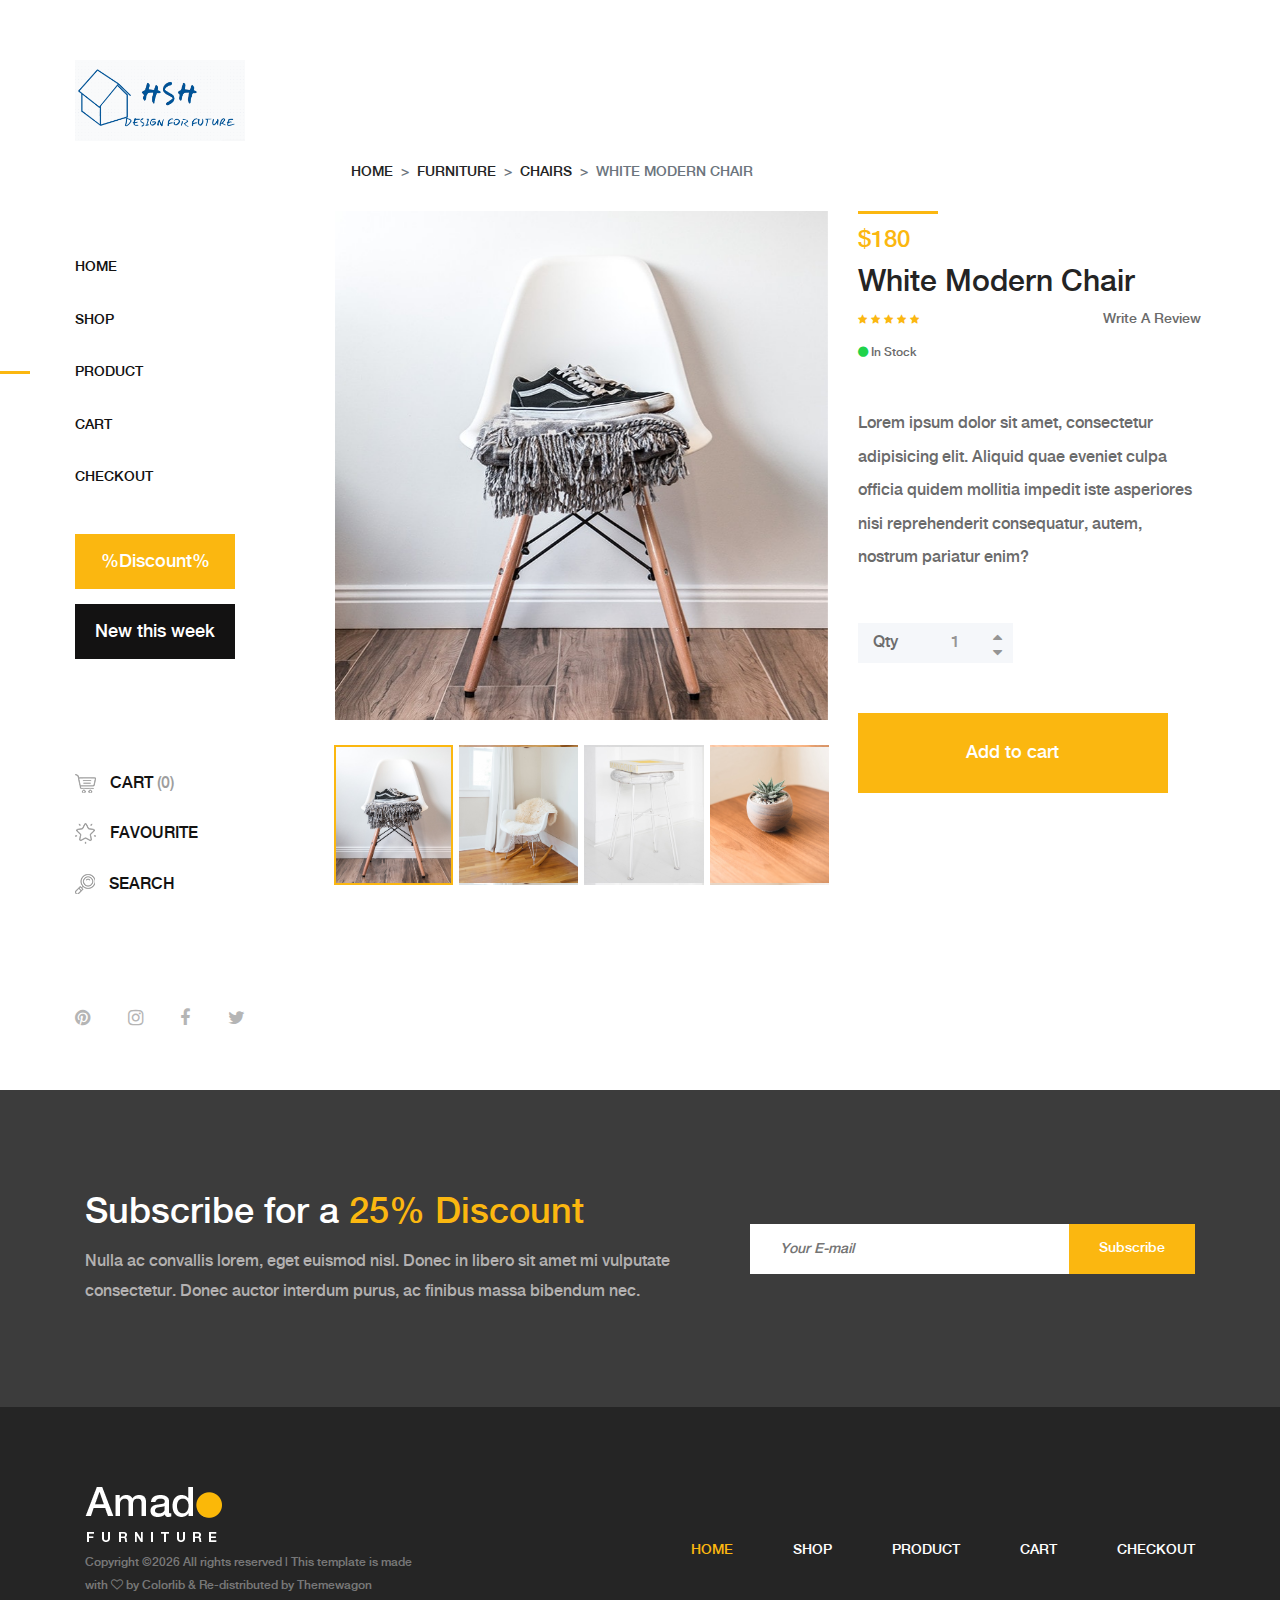
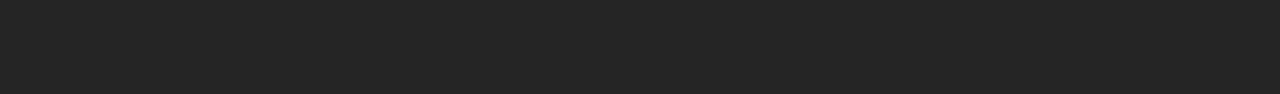
<file: product-details.html>
<!DOCTYPE html>
<html lang="en">

<head>
    <meta charset="UTF-8">
    <meta name="description" content="">
    <meta http-equiv="X-UA-Compatible" content="IE=edge">
    <meta name="viewport" content="width=device-width, initial-scale=1, shrink-to-fit=no">
    <!-- The above 4 meta tags *must* come first in the head; any other head content must come *after* these tags -->

    <!-- Title  -->
    <title>HSH DESIGN FOR FUTURE | Product Details</title>

    <!-- Favicon  -->
    <link rel="icon" href="img/core-img/favicon.ico">

    <!-- Core Style CSS -->
    <link rel="stylesheet" href="css/core-style.css">
    <link rel="stylesheet" href="style.css">

</head>

<body>
    <!-- Search Wrapper Area Start -->
    <div class="search-wrapper section-padding-100">
        <div class="search-close">
            <i class="fa fa-close" aria-hidden="true"></i>
        </div>
        <div class="container">
            <div class="row">
                <div class="col-12">
                    <div class="search-content">
                        <form action="#" method="get">
                            <input type="search" name="search" id="search" placeholder="Type your keyword...">
                            <button type="submit"><img src="img/core-img/search.png" alt=""></button>
                        </form>
                    </div>
                </div>
            </div>
        </div>
    </div>
    <!-- Search Wrapper Area End -->

    <!-- ##### Main Content Wrapper Start ##### -->
    <div class="main-content-wrapper d-flex clearfix">

        <!-- Mobile Nav (max width 767px)-->
        <div class="mobile-nav">
            <!-- Navbar Brand -->
            <div class="amado-navbar-brand">
                <a href="index.html"><img src="img/core-img/logo.png" alt=""></a>
            </div>
            <!-- Navbar Toggler -->
            <div class="amado-navbar-toggler">
                <span></span><span></span><span></span>
            </div>
        </div>

        <!-- Header Area Start -->
        <header class="header-area clearfix">
            <!-- Close Icon -->
            <div class="nav-close">
                <i class="fa fa-close" aria-hidden="true"></i>
            </div>
            <!-- Logo -->
            <div class="logo">
                <a href="index.html"><img src="img/core-img/logo.png" alt=""></a>
            </div>
            <!-- Amado Nav -->
            <nav class="amado-nav">
                <ul>
                    <li><a href="index.html">Home</a></li>
                    <li><a href="shop.html">Shop</a></li>
                    <li class="active"><a href="product-details.html">Product</a></li>
                    <li><a href="cart.html">Cart</a></li>
                    <li><a href="checkout.html">Checkout</a></li>
                </ul>
            </nav>
            <!-- Button Group -->
            <div class="amado-btn-group mt-30 mb-100">
                <a href="#" class="btn amado-btn mb-15">%Discount%</a>
                <a href="#" class="btn amado-btn active">New this week</a>
            </div>
            <!-- Cart Menu -->
            <div class="cart-fav-search mb-100">
                <a href="cart.html" class="cart-nav"><img src="img/core-img/cart.png" alt=""> Cart <span>(0)</span></a>
                <a href="#" class="fav-nav"><img src="img/core-img/favorites.png" alt=""> Favourite</a>
                <a href="#" class="search-nav"><img src="img/core-img/search.png" alt=""> Search</a>
            </div>
            <!-- Social Button -->
            <div class="social-info d-flex justify-content-between">
                <a href="#"><i class="fa fa-pinterest" aria-hidden="true"></i></a>
                <a href="#"><i class="fa fa-instagram" aria-hidden="true"></i></a>
                <a href="#"><i class="fa fa-facebook" aria-hidden="true"></i></a>
                <a href="#"><i class="fa fa-twitter" aria-hidden="true"></i></a>
            </div>
        </header>
        <!-- Header Area End -->

        <!-- Product Details Area Start -->
        <div class="single-product-area section-padding-100 clearfix">
            <div class="container-fluid">

                <div class="row">
                    <div class="col-12">
                        <nav aria-label="breadcrumb">
                            <ol class="breadcrumb mt-50">
                                <li class="breadcrumb-item"><a href="#">Home</a></li>
                                <li class="breadcrumb-item"><a href="#">Furniture</a></li>
                                <li class="breadcrumb-item"><a href="#">Chairs</a></li>
                                <li class="breadcrumb-item active" aria-current="page">white modern chair</li>
                            </ol>
                        </nav>
                    </div>
                </div>

                <div class="row">
                    <div class="col-12 col-lg-7">
                        <div class="single_product_thumb">
                            <div id="product_details_slider" class="carousel slide" data-ride="carousel">
                                <ol class="carousel-indicators">
                                    <li class="active" data-target="#product_details_slider" data-slide-to="0" style="background-image: url(img/product-img/pro-big-1.jpg);">
                                    </li>
                                    <li data-target="#product_details_slider" data-slide-to="1" style="background-image: url(img/product-img/pro-big-2.jpg);">
                                    </li>
                                    <li data-target="#product_details_slider" data-slide-to="2" style="background-image: url(img/product-img/pro-big-3.jpg);">
                                    </li>
                                    <li data-target="#product_details_slider" data-slide-to="3" style="background-image: url(img/product-img/pro-big-4.jpg);">
                                    </li>
                                </ol>
                                <div class="carousel-inner">
                                    <div class="carousel-item active">
                                        <a class="gallery_img" href="img/product-img/pro-big-1.jpg">
                                            <img class="d-block w-100" src="img/product-img/pro-big-1.jpg" alt="First slide">
                                        </a>
                                    </div>
                                    <div class="carousel-item">
                                        <a class="gallery_img" href="img/product-img/pro-big-2.jpg">
                                            <img class="d-block w-100" src="img/product-img/pro-big-2.jpg" alt="Second slide">
                                        </a>
                                    </div>
                                    <div class="carousel-item">
                                        <a class="gallery_img" href="img/product-img/pro-big-3.jpg">
                                            <img class="d-block w-100" src="img/product-img/pro-big-3.jpg" alt="Third slide">
                                        </a>
                                    </div>
                                    <div class="carousel-item">
                                        <a class="gallery_img" href="img/product-img/pro-big-4.jpg">
                                            <img class="d-block w-100" src="img/product-img/pro-big-4.jpg" alt="Fourth slide">
                                        </a>
                                    </div>
                                </div>
                            </div>
                        </div>
                    </div>
                    <div class="col-12 col-lg-5">
                        <div class="single_product_desc">
                            <!-- Product Meta Data -->
                            <div class="product-meta-data">
                                <div class="line"></div>
                                <p class="product-price">$180</p>
                                <a href="product-details.html">
                                    <h6>White Modern Chair</h6>
                                </a>
                                <!-- Ratings & Review -->
                                <div class="ratings-review mb-15 d-flex align-items-center justify-content-between">
                                    <div class="ratings">
                                        <i class="fa fa-star" aria-hidden="true"></i>
                                        <i class="fa fa-star" aria-hidden="true"></i>
                                        <i class="fa fa-star" aria-hidden="true"></i>
                                        <i class="fa fa-star" aria-hidden="true"></i>
                                        <i class="fa fa-star" aria-hidden="true"></i>
                                    </div>
                                    <div class="review">
                                        <a href="#">Write A Review</a>
                                    </div>
                                </div>
                                <!-- Avaiable -->
                                <p class="avaibility"><i class="fa fa-circle"></i> In Stock</p>
                            </div>

                            <div class="short_overview my-5">
                                <p>Lorem ipsum dolor sit amet, consectetur adipisicing elit. Aliquid quae eveniet culpa officia quidem mollitia impedit iste asperiores nisi reprehenderit consequatur, autem, nostrum pariatur enim?</p>
                            </div>

                            <!-- Add to Cart Form -->
                            <form class="cart clearfix" method="post">
                                <div class="cart-btn d-flex mb-50">
                                    <p>Qty</p>
                                    <div class="quantity">
                                        <span class="qty-minus" onclick="var effect = document.getElementById('qty'); var qty = effect.value; if( !isNaN( qty ) &amp;&amp; qty &gt; 1 ) effect.value--;return false;"><i class="fa fa-caret-down" aria-hidden="true"></i></span>
                                        <input type="number" class="qty-text" id="qty" step="1" min="1" max="300" name="quantity" value="1">
                                        <span class="qty-plus" onclick="var effect = document.getElementById('qty'); var qty = effect.value; if( !isNaN( qty )) effect.value++;return false;"><i class="fa fa-caret-up" aria-hidden="true"></i></span>
                                    </div>
                                </div>
                                <button type="submit" name="addtocart" value="5" class="btn amado-btn">Add to cart</button>
                            </form>

                        </div>
                    </div>
                </div>
            </div>
        </div>
        <!-- Product Details Area End -->
    </div>
    <!-- ##### Main Content Wrapper End ##### -->

    <!-- ##### Newsletter Area Start ##### -->
    <section class="newsletter-area section-padding-100-0">
        <div class="container">
            <div class="row align-items-center">
                <!-- Newsletter Text -->
                <div class="col-12 col-lg-6 col-xl-7">
                    <div class="newsletter-text mb-100">
                        <h2>Subscribe for a <span>25% Discount</span></h2>
                        <p>Nulla ac convallis lorem, eget euismod nisl. Donec in libero sit amet mi vulputate consectetur. Donec auctor interdum purus, ac finibus massa bibendum nec.</p>
                    </div>
                </div>
                <!-- Newsletter Form -->
                <div class="col-12 col-lg-6 col-xl-5">
                    <div class="newsletter-form mb-100">
                        <form action="#" method="post">
                            <input type="email" name="email" class="nl-email" placeholder="Your E-mail">
                            <input type="submit" value="Subscribe">
                        </form>
                    </div>
                </div>
            </div>
        </div>
    </section>
    <!-- ##### Newsletter Area End ##### -->

    <!-- ##### Footer Area Start ##### -->
    <footer class="footer_area clearfix">
        <div class="container">
            <div class="row align-items-center">
                <!-- Single Widget Area -->
                <div class="col-12 col-lg-4">
                    <div class="single_widget_area">
                        <!-- Logo -->
                        <div class="footer-logo mr-50">
                            <a href="index.html"><img src="img/core-img/logo2.png" alt=""></a>
                        </div>
                        <!-- Copywrite Text -->
                        <p class="copywrite"><!-- Link back to Colorlib can't be removed. Template is licensed under CC BY 3.0. -->
Copyright &copy;<script>document.write(new Date().getFullYear());</script> All rights reserved | This template is made with <i class="fa fa-heart-o" aria-hidden="true"></i> by <a href="https://colorlib.com" target="_blank">Colorlib</a> & Re-distributed by <a href="https://themewagon.com/" target="_blank">Themewagon</a>
<!-- Link back to Colorlib can't be removed. Template is licensed under CC BY 3.0. --></p>
                    </div>
                </div>
                <!-- Single Widget Area -->
                <div class="col-12 col-lg-8">
                    <div class="single_widget_area">
                        <!-- Footer Menu -->
                        <div class="footer_menu">
                            <nav class="navbar navbar-expand-lg justify-content-end">
                                <button class="navbar-toggler" type="button" data-toggle="collapse" data-target="#footerNavContent" aria-controls="footerNavContent" aria-expanded="false" aria-label="Toggle navigation"><i class="fa fa-bars"></i></button>
                                <div class="collapse navbar-collapse" id="footerNavContent">
                                    <ul class="navbar-nav ml-auto">
                                        <li class="nav-item active">
                                            <a class="nav-link" href="index.html">Home</a>
                                        </li>
                                        <li class="nav-item">
                                            <a class="nav-link" href="shop.html">Shop</a>
                                        </li>
                                        <li class="nav-item">
                                            <a class="nav-link" href="product-details.html">Product</a>
                                        </li>
                                        <li class="nav-item">
                                            <a class="nav-link" href="cart.html">Cart</a>
                                        </li>
                                        <li class="nav-item">
                                            <a class="nav-link" href="checkout.html">Checkout</a>
                                        </li>
                                    </ul>
                                </div>
                            </nav>
                        </div>
                    </div>
                </div>
            </div>
        </div>
    </footer>
    <!-- ##### Footer Area End ##### -->

    <!-- ##### jQuery (Necessary for All JavaScript Plugins) ##### -->
    <script src="js/jquery/jquery-2.2.4.min.js"></script>
    <!-- Popper js -->
    <script src="js/popper.min.js"></script>
    <!-- Bootstrap js -->
    <script src="js/bootstrap.min.js"></script>
    <!-- Plugins js -->
    <script src="js/plugins.js"></script>
    <!-- Active js -->
    <script src="js/active.js"></script>

</body>

</html>
</file>
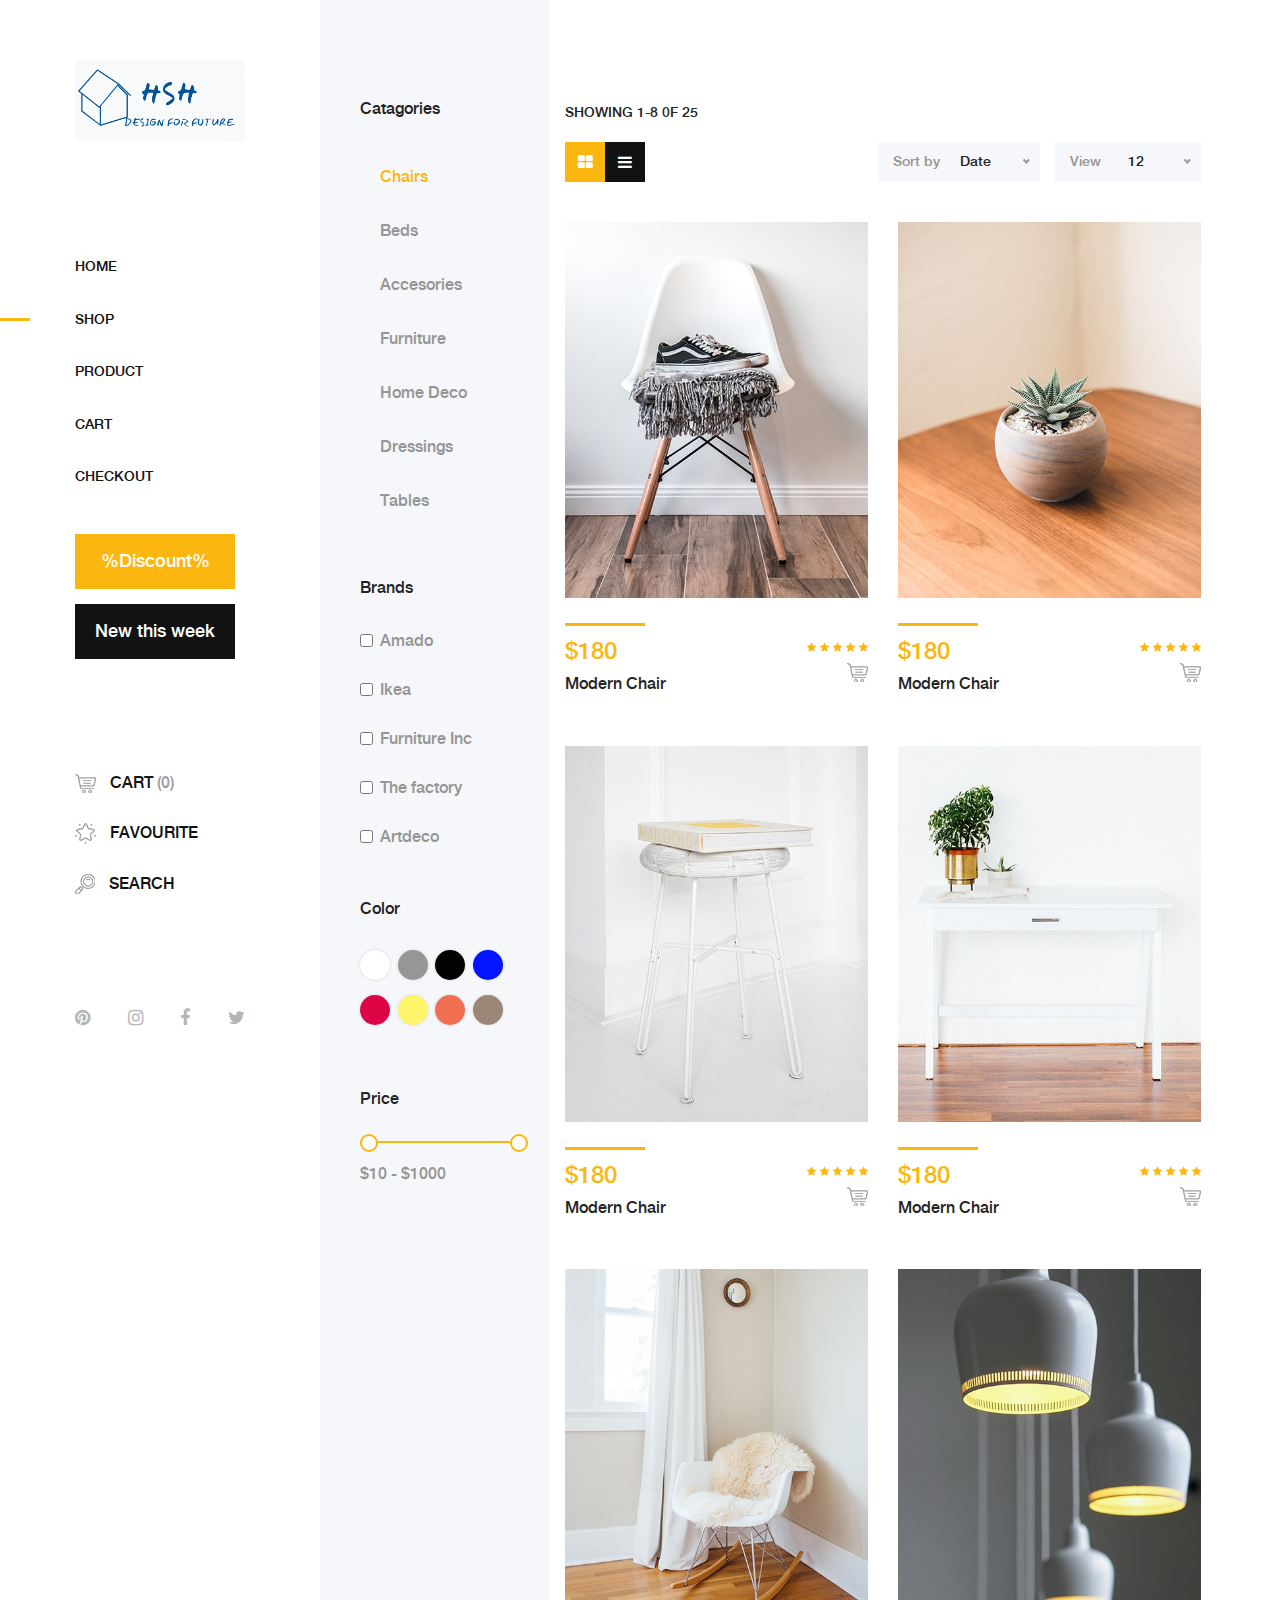
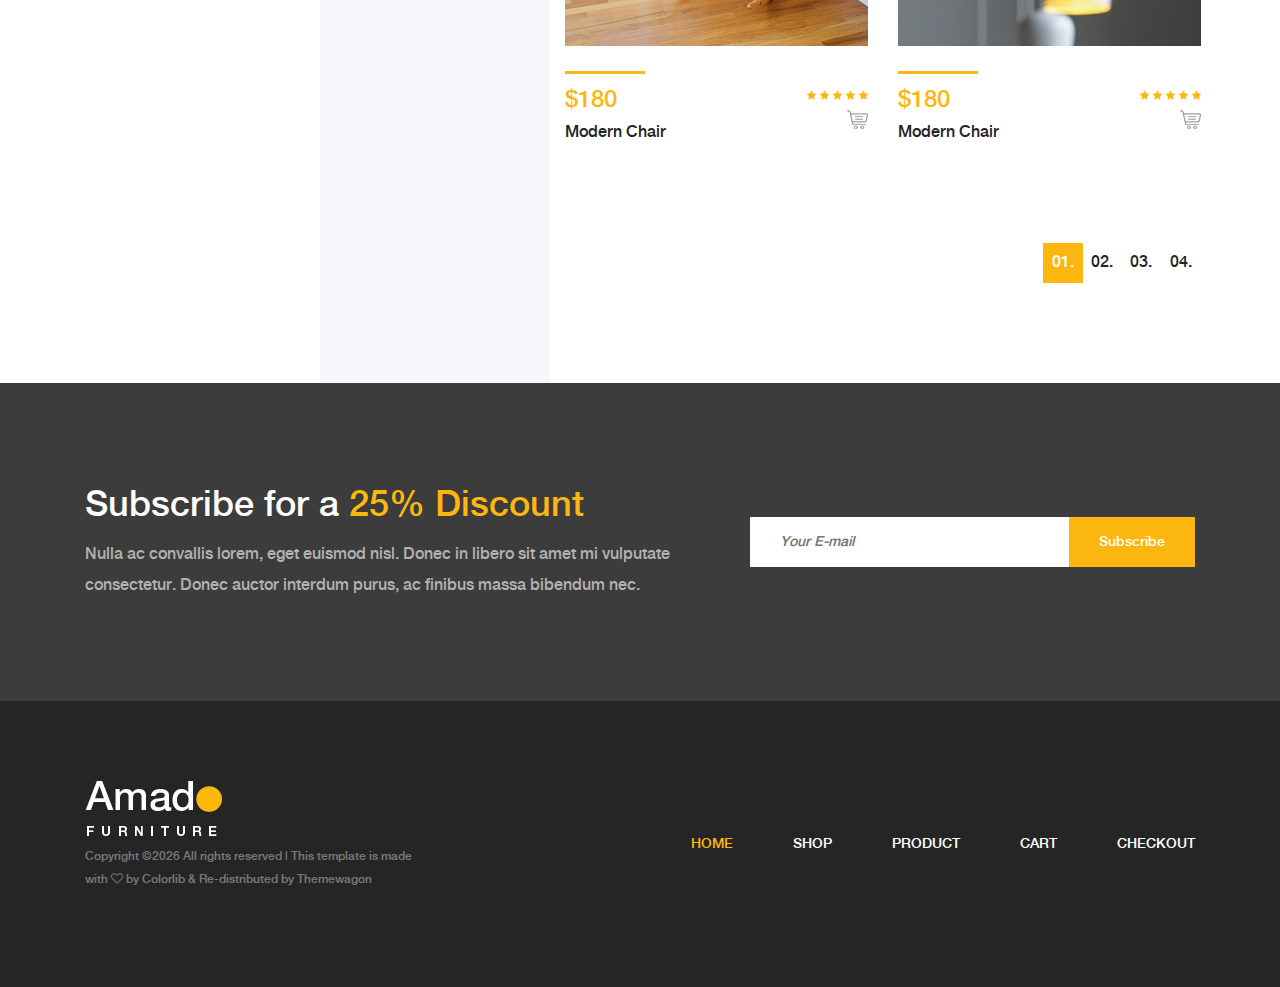
<file: shop.html>
<!DOCTYPE html>
<html lang="en">

<head>
    <meta charset="UTF-8">
    <meta name="description" content="">
    <meta http-equiv="X-UA-Compatible" content="IE=edge">
    <meta name="viewport" content="width=device-width, initial-scale=1, shrink-to-fit=no">
    <!-- The above 4 meta tags *must* come first in the head; any other head content must come *after* these tags -->

    <!-- Title  -->
    <title>HSH DESIGN FOR FUTURE | Shop</title>

    <!-- Favicon  -->
    <link rel="icon" href="img/core-img/favicon.ico">

    <!-- Core Style CSS -->
    <link rel="stylesheet" href="css/core-style.css">
    <link rel="stylesheet" href="style.css">

</head>

<body>
    <!-- Search Wrapper Area Start -->
    <div class="search-wrapper section-padding-100">
        <div class="search-close">
            <i class="fa fa-close" aria-hidden="true"></i>
        </div>
        <div class="container">
            <div class="row">
                <div class="col-12">
                    <div class="search-content">
                        <form action="#" method="get">
                            <input type="search" name="search" id="search" placeholder="Type your keyword...">
                            <button type="submit"><img src="img/core-img/search.png" alt=""></button>
                        </form>
                    </div>
                </div>
            </div>
        </div>
    </div>
    <!-- Search Wrapper Area End -->

    <!-- ##### Main Content Wrapper Start ##### -->
    <div class="main-content-wrapper d-flex clearfix">

        <!-- Mobile Nav (max width 767px)-->
        <div class="mobile-nav">
            <!-- Navbar Brand -->
            <div class="amado-navbar-brand">
                <a href="index.html"><img src="img/core-img/logo.png" alt=""></a>
            </div>
            <!-- Navbar Toggler -->
            <div class="amado-navbar-toggler">
                <span></span><span></span><span></span>
            </div>
        </div>

        <!-- Header Area Start -->
        <header class="header-area clearfix">
            <!-- Close Icon -->
            <div class="nav-close">
                <i class="fa fa-close" aria-hidden="true"></i>
            </div>
            <!-- Logo -->
            <div class="logo">
                <a href="index.html"><img src="img/core-img/logo.png" alt=""></a>
            </div>
            <!-- Amado Nav -->
            <nav class="amado-nav">
                <ul>
                    <li><a href="index.html">Home</a></li>
                    <li class="active"><a href="shop.html">Shop</a></li>
                    <li><a href="product-details.html">Product</a></li>
                    <li><a href="cart.html">Cart</a></li>
                    <li><a href="checkout.html">Checkout</a></li>
                </ul>
            </nav>
            <!-- Button Group -->
            <div class="amado-btn-group mt-30 mb-100">
                <a href="#" class="btn amado-btn mb-15">%Discount%</a>
                <a href="#" class="btn amado-btn active">New this week</a>
            </div>
            <!-- Cart Menu -->
            <div class="cart-fav-search mb-100">
                <a href="cart.html" class="cart-nav"><img src="img/core-img/cart.png" alt=""> Cart <span>(0)</span></a>
                <a href="#" class="fav-nav"><img src="img/core-img/favorites.png" alt=""> Favourite</a>
                <a href="#" class="search-nav"><img src="img/core-img/search.png" alt=""> Search</a>
            </div>
            <!-- Social Button -->
            <div class="social-info d-flex justify-content-between">
                <a href="#"><i class="fa fa-pinterest" aria-hidden="true"></i></a>
                <a href="#"><i class="fa fa-instagram" aria-hidden="true"></i></a>
                <a href="#"><i class="fa fa-facebook" aria-hidden="true"></i></a>
                <a href="#"><i class="fa fa-twitter" aria-hidden="true"></i></a>
            </div>
        </header>
        <!-- Header Area End -->

        <div class="shop_sidebar_area">

            <!-- ##### Single Widget ##### -->
            <div class="widget catagory mb-50">
                <!-- Widget Title -->
                <h6 class="widget-title mb-30">Catagories</h6>

                <!--  Catagories  -->
                <div class="catagories-menu">
                    <ul>
                        <li class="active"><a href="#">Chairs</a></li>
                        <li><a href="#">Beds</a></li>
                        <li><a href="#">Accesories</a></li>
                        <li><a href="#">Furniture</a></li>
                        <li><a href="#">Home Deco</a></li>
                        <li><a href="#">Dressings</a></li>
                        <li><a href="#">Tables</a></li>
                    </ul>
                </div>
            </div>

            <!-- ##### Single Widget ##### -->
            <div class="widget brands mb-50">
                <!-- Widget Title -->
                <h6 class="widget-title mb-30">Brands</h6>

                <div class="widget-desc">
                    <!-- Single Form Check -->
                    <div class="form-check">
                        <input class="form-check-input" type="checkbox" value="" id="amado">
                        <label class="form-check-label" for="amado">Amado</label>
                    </div>
                    <!-- Single Form Check -->
                    <div class="form-check">
                        <input class="form-check-input" type="checkbox" value="" id="ikea">
                        <label class="form-check-label" for="ikea">Ikea</label>
                    </div>
                    <!-- Single Form Check -->
                    <div class="form-check">
                        <input class="form-check-input" type="checkbox" value="" id="furniture">
                        <label class="form-check-label" for="furniture">Furniture Inc</label>
                    </div>
                    <!-- Single Form Check -->
                    <div class="form-check">
                        <input class="form-check-input" type="checkbox" value="" id="factory">
                        <label class="form-check-label" for="factory">The factory</label>
                    </div>
                    <!-- Single Form Check -->
                    <div class="form-check">
                        <input class="form-check-input" type="checkbox" value="" id="artdeco">
                        <label class="form-check-label" for="artdeco">Artdeco</label>
                    </div>
                </div>
            </div>

            <!-- ##### Single Widget ##### -->
            <div class="widget color mb-50">
                <!-- Widget Title -->
                <h6 class="widget-title mb-30">Color</h6>

                <div class="widget-desc">
                    <ul class="d-flex">
                        <li><a href="#" class="color1"></a></li>
                        <li><a href="#" class="color2"></a></li>
                        <li><a href="#" class="color3"></a></li>
                        <li><a href="#" class="color4"></a></li>
                        <li><a href="#" class="color5"></a></li>
                        <li><a href="#" class="color6"></a></li>
                        <li><a href="#" class="color7"></a></li>
                        <li><a href="#" class="color8"></a></li>
                    </ul>
                </div>
            </div>

            <!-- ##### Single Widget ##### -->
            <div class="widget price mb-50">
                <!-- Widget Title -->
                <h6 class="widget-title mb-30">Price</h6>

                <div class="widget-desc">
                    <div class="slider-range">
                        <div data-min="10" data-max="1000" data-unit="$" class="slider-range-price ui-slider ui-slider-horizontal ui-widget ui-widget-content ui-corner-all" data-value-min="10" data-value-max="1000" data-label-result="">
                            <div class="ui-slider-range ui-widget-header ui-corner-all"></div>
                            <span class="ui-slider-handle ui-state-default ui-corner-all" tabindex="0"></span>
                            <span class="ui-slider-handle ui-state-default ui-corner-all" tabindex="0"></span>
                        </div>
                        <div class="range-price">$10 - $1000</div>
                    </div>
                </div>
            </div>
        </div>

        <div class="amado_product_area section-padding-100">
            <div class="container-fluid">

                <div class="row">
                    <div class="col-12">
                        <div class="product-topbar d-xl-flex align-items-end justify-content-between">
                            <!-- Total Products -->
                            <div class="total-products">
                                <p>Showing 1-8 0f 25</p>
                                <div class="view d-flex">
                                    <a href="#"><i class="fa fa-th-large" aria-hidden="true"></i></a>
                                    <a href="#"><i class="fa fa-bars" aria-hidden="true"></i></a>
                                </div>
                            </div>
                            <!-- Sorting -->
                            <div class="product-sorting d-flex">
                                <div class="sort-by-date d-flex align-items-center mr-15">
                                    <p>Sort by</p>
                                    <form action="#" method="get">
                                        <select name="select" id="sortBydate">
                                            <option value="value">Date</option>
                                            <option value="value">Newest</option>
                                            <option value="value">Popular</option>
                                        </select>
                                    </form>
                                </div>
                                <div class="view-product d-flex align-items-center">
                                    <p>View</p>
                                    <form action="#" method="get">
                                        <select name="select" id="viewProduct">
                                            <option value="value">12</option>
                                            <option value="value">24</option>
                                            <option value="value">48</option>
                                            <option value="value">96</option>
                                        </select>
                                    </form>
                                </div>
                            </div>
                        </div>
                    </div>
                </div>

                <div class="row">

                    <!-- Single Product Area -->
                    <div class="col-12 col-sm-6 col-md-12 col-xl-6">
                        <div class="single-product-wrapper">
                            <!-- Product Image -->
                            <div class="product-img">
                                <img src="img/product-img/product1.jpg" alt="">
                                <!-- Hover Thumb -->
                                <img class="hover-img" src="img/product-img/product2.jpg" alt="">
                            </div>

                            <!-- Product Description -->
                            <div class="product-description d-flex align-items-center justify-content-between">
                                <!-- Product Meta Data -->
                                <div class="product-meta-data">
                                    <div class="line"></div>
                                    <p class="product-price">$180</p>
                                    <a href="product-details.html">
                                        <h6>Modern Chair</h6>
                                    </a>
                                </div>
                                <!-- Ratings & Cart -->
                                <div class="ratings-cart text-right">
                                    <div class="ratings">
                                        <i class="fa fa-star" aria-hidden="true"></i>
                                        <i class="fa fa-star" aria-hidden="true"></i>
                                        <i class="fa fa-star" aria-hidden="true"></i>
                                        <i class="fa fa-star" aria-hidden="true"></i>
                                        <i class="fa fa-star" aria-hidden="true"></i>
                                    </div>
                                    <div class="cart">
                                        <a href="cart.html" data-toggle="tooltip" data-placement="left" title="Add to Cart"><img src="img/core-img/cart.png" alt=""></a>
                                    </div>
                                </div>
                            </div>
                        </div>
                    </div>

                    <!-- Single Product Area -->
                    <div class="col-12 col-sm-6 col-md-12 col-xl-6">
                        <div class="single-product-wrapper">
                            <!-- Product Image -->
                            <div class="product-img">
                                <img src="img/product-img/product2.jpg" alt="">
                                <!-- Hover Thumb -->
                                <img class="hover-img" src="img/product-img/product3.jpg" alt="">
                            </div>

                            <!-- Product Description -->
                            <div class="product-description d-flex align-items-center justify-content-between">
                                <!-- Product Meta Data -->
                                <div class="product-meta-data">
                                    <div class="line"></div>
                                    <p class="product-price">$180</p>
                                    <a href="product-details.html">
                                        <h6>Modern Chair</h6>
                                    </a>
                                </div>
                                <!-- Ratings & Cart -->
                                <div class="ratings-cart text-right">
                                    <div class="ratings">
                                        <i class="fa fa-star" aria-hidden="true"></i>
                                        <i class="fa fa-star" aria-hidden="true"></i>
                                        <i class="fa fa-star" aria-hidden="true"></i>
                                        <i class="fa fa-star" aria-hidden="true"></i>
                                        <i class="fa fa-star" aria-hidden="true"></i>
                                    </div>
                                    <div class="cart">
                                        <a href="cart.html" data-toggle="tooltip" data-placement="left" title="Add to Cart"><img src="img/core-img/cart.png" alt=""></a>
                                    </div>
                                </div>
                            </div>
                        </div>
                    </div>

                    <!-- Single Product Area -->
                    <div class="col-12 col-sm-6 col-md-12 col-xl-6">
                        <div class="single-product-wrapper">
                            <!-- Product Image -->
                            <div class="product-img">
                                <img src="img/product-img/product3.jpg" alt="">
                                <!-- Hover Thumb -->
                                <img class="hover-img" src="img/product-img/product4.jpg" alt="">
                            </div>

                            <!-- Product Description -->
                            <div class="product-description d-flex align-items-center justify-content-between">
                                <!-- Product Meta Data -->
                                <div class="product-meta-data">
                                    <div class="line"></div>
                                    <p class="product-price">$180</p>
                                    <a href="product-details.html">
                                        <h6>Modern Chair</h6>
                                    </a>
                                </div>
                                <!-- Ratings & Cart -->
                                <div class="ratings-cart text-right">
                                    <div class="ratings">
                                        <i class="fa fa-star" aria-hidden="true"></i>
                                        <i class="fa fa-star" aria-hidden="true"></i>
                                        <i class="fa fa-star" aria-hidden="true"></i>
                                        <i class="fa fa-star" aria-hidden="true"></i>
                                        <i class="fa fa-star" aria-hidden="true"></i>
                                    </div>
                                    <div class="cart">
                                        <a href="cart.html" data-toggle="tooltip" data-placement="left" title="Add to Cart"><img src="img/core-img/cart.png" alt=""></a>
                                    </div>
                                </div>
                            </div>
                        </div>
                    </div>

                    <!-- Single Product Area -->
                    <div class="col-12 col-sm-6 col-md-12 col-xl-6">
                        <div class="single-product-wrapper">
                            <!-- Product Image -->
                            <div class="product-img">
                                <img src="img/product-img/product4.jpg" alt="">
                                <!-- Hover Thumb -->
                                <img class="hover-img" src="img/product-img/product5.jpg" alt="">
                            </div>

                            <!-- Product Description -->
                            <div class="product-description d-flex align-items-center justify-content-between">
                                <!-- Product Meta Data -->
                                <div class="product-meta-data">
                                    <div class="line"></div>
                                    <p class="product-price">$180</p>
                                    <a href="product-details.html">
                                        <h6>Modern Chair</h6>
                                    </a>
                                </div>
                                <!-- Ratings & Cart -->
                                <div class="ratings-cart text-right">
                                    <div class="ratings">
                                        <i class="fa fa-star" aria-hidden="true"></i>
                                        <i class="fa fa-star" aria-hidden="true"></i>
                                        <i class="fa fa-star" aria-hidden="true"></i>
                                        <i class="fa fa-star" aria-hidden="true"></i>
                                        <i class="fa fa-star" aria-hidden="true"></i>
                                    </div>
                                    <div class="cart">
                                        <a href="cart.html" data-toggle="tooltip" data-placement="left" title="Add to Cart"><img src="img/core-img/cart.png" alt=""></a>
                                    </div>
                                </div>
                            </div>
                        </div>
                    </div>

                    <!-- Single Product Area -->
                    <div class="col-12 col-sm-6 col-md-12 col-xl-6">
                        <div class="single-product-wrapper">
                            <!-- Product Image -->
                            <div class="product-img">
                                <img src="img/product-img/product5.jpg" alt="">
                                <!-- Hover Thumb -->
                                <img class="hover-img" src="img/product-img/product6.jpg" alt="">
                            </div>

                            <!-- Product Description -->
                            <div class="product-description d-flex align-items-center justify-content-between">
                                <!-- Product Meta Data -->
                                <div class="product-meta-data">
                                    <div class="line"></div>
                                    <p class="product-price">$180</p>
                                    <a href="product-details.html">
                                        <h6>Modern Chair</h6>
                                    </a>
                                </div>
                                <!-- Ratings & Cart -->
                                <div class="ratings-cart text-right">
                                    <div class="ratings">
                                        <i class="fa fa-star" aria-hidden="true"></i>
                                        <i class="fa fa-star" aria-hidden="true"></i>
                                        <i class="fa fa-star" aria-hidden="true"></i>
                                        <i class="fa fa-star" aria-hidden="true"></i>
                                        <i class="fa fa-star" aria-hidden="true"></i>
                                    </div>
                                    <div class="cart">
                                        <a href="cart.html" data-toggle="tooltip" data-placement="left" title="Add to Cart"><img src="img/core-img/cart.png" alt=""></a>
                                    </div>
                                </div>
                            </div>
                        </div>
                    </div>

                    <!-- Single Product Area -->
                    <div class="col-12 col-sm-6 col-md-12 col-xl-6">
                        <div class="single-product-wrapper">
                            <!-- Product Image -->
                            <div class="product-img">
                                <img src="img/product-img/product6.jpg" alt="">
                                <!-- Hover Thumb -->
                                <img class="hover-img" src="img/product-img/product1.jpg" alt="">
                            </div>

                            <!-- Product Description -->
                            <div class="product-description d-flex align-items-center justify-content-between">
                                <!-- Product Meta Data -->
                                <div class="product-meta-data">
                                    <div class="line"></div>
                                    <p class="product-price">$180</p>
                                    <a href="product-details.html">
                                        <h6>Modern Chair</h6>
                                    </a>
                                </div>
                                <!-- Ratings & Cart -->
                                <div class="ratings-cart text-right">
                                    <div class="ratings">
                                        <i class="fa fa-star" aria-hidden="true"></i>
                                        <i class="fa fa-star" aria-hidden="true"></i>
                                        <i class="fa fa-star" aria-hidden="true"></i>
                                        <i class="fa fa-star" aria-hidden="true"></i>
                                        <i class="fa fa-star" aria-hidden="true"></i>
                                    </div>
                                    <div class="cart">
                                        <a href="cart.html" data-toggle="tooltip" data-placement="left" title="Add to Cart"><img src="img/core-img/cart.png" alt=""></a>
                                    </div>
                                </div>
                            </div>
                        </div>
                    </div>
                </div>

                <div class="row">
                    <div class="col-12">
                        <!-- Pagination -->
                        <nav aria-label="navigation">
                            <ul class="pagination justify-content-end mt-50">
                                <li class="page-item active"><a class="page-link" href="#">01.</a></li>
                                <li class="page-item"><a class="page-link" href="#">02.</a></li>
                                <li class="page-item"><a class="page-link" href="#">03.</a></li>
                                <li class="page-item"><a class="page-link" href="#">04.</a></li>
                            </ul>
                        </nav>
                    </div>
                </div>
            </div>
        </div>
    </div>
    <!-- ##### Main Content Wrapper End ##### -->

    <!-- ##### Newsletter Area Start ##### -->
    <section class="newsletter-area section-padding-100-0">
        <div class="container">
            <div class="row align-items-center">
                <!-- Newsletter Text -->
                <div class="col-12 col-lg-6 col-xl-7">
                    <div class="newsletter-text mb-100">
                        <h2>Subscribe for a <span>25% Discount</span></h2>
                        <p>Nulla ac convallis lorem, eget euismod nisl. Donec in libero sit amet mi vulputate consectetur. Donec auctor interdum purus, ac finibus massa bibendum nec.</p>
                    </div>
                </div>
                <!-- Newsletter Form -->
                <div class="col-12 col-lg-6 col-xl-5">
                    <div class="newsletter-form mb-100">
                        <form action="#" method="post">
                            <input type="email" name="email" class="nl-email" placeholder="Your E-mail">
                            <input type="submit" value="Subscribe">
                        </form>
                    </div>
                </div>
            </div>
        </div>
    </section>
    <!-- ##### Newsletter Area End ##### -->

    <!-- ##### Footer Area Start ##### -->
    <footer class="footer_area clearfix">
        <div class="container">
            <div class="row align-items-center">
                <!-- Single Widget Area -->
                <div class="col-12 col-lg-4">
                    <div class="single_widget_area">
                        <!-- Logo -->
                        <div class="footer-logo mr-50">
                            <a href="index.html"><img src="img/core-img/logo2.png" alt=""></a>
                        </div>
                        <!-- Copywrite Text -->
                        <p class="copywrite"><!-- Link back to Colorlib can't be removed. Template is licensed under CC BY 3.0. -->
Copyright &copy;<script>document.write(new Date().getFullYear());</script> All rights reserved | This template is made with <i class="fa fa-heart-o" aria-hidden="true"></i> by <a href="https://colorlib.com" target="_blank">Colorlib</a> & Re-distributed by <a href="https://themewagon.com/" target="_blank">Themewagon</a>
<!-- Link back to Colorlib can't be removed. Template is licensed under CC BY 3.0. -->
                    </div>
                </div>
                <!-- Single Widget Area -->
                <div class="col-12 col-lg-8">
                    <div class="single_widget_area">
                        <!-- Footer Menu -->
                        <div class="footer_menu">
                            <nav class="navbar navbar-expand-lg justify-content-end">
                                <button class="navbar-toggler" type="button" data-toggle="collapse" data-target="#footerNavContent" aria-controls="footerNavContent" aria-expanded="false" aria-label="Toggle navigation"><i class="fa fa-bars"></i></button>
                                <div class="collapse navbar-collapse" id="footerNavContent">
                                    <ul class="navbar-nav ml-auto">
                                        <li class="nav-item active">
                                            <a class="nav-link" href="index.html">Home</a>
                                        </li>
                                        <li class="nav-item">
                                            <a class="nav-link" href="shop.html">Shop</a>
                                        </li>
                                        <li class="nav-item">
                                            <a class="nav-link" href="product-details.html">Product</a>
                                        </li>
                                        <li class="nav-item">
                                            <a class="nav-link" href="cart.html">Cart</a>
                                        </li>
                                        <li class="nav-item">
                                            <a class="nav-link" href="checkout.html">Checkout</a>
                                        </li>
                                    </ul>
                                </div>
                            </nav>
                        </div>
                    </div>
                </div>
            </div>
        </div>
    </footer>
    <!-- ##### Footer Area End ##### -->

    <!-- ##### jQuery (Necessary for All JavaScript Plugins) ##### -->
    <script src="js/jquery/jquery-2.2.4.min.js"></script>
    <!-- Popper js -->
    <script src="js/popper.min.js"></script>
    <!-- Bootstrap js -->
    <script src="js/bootstrap.min.js"></script>
    <!-- Plugins js -->
    <script src="js/plugins.js"></script>
    <!-- Active js -->
    <script src="js/active.js"></script>

</body>

</html>
</file>
<file: style.css>
/* ####################################################
    :: Template Name: Essence - Fashion Ecommerce Template
    :: Author: Colorlib
    :: Author URL: https://colorlib.com
    :: Description: Essence is smart & elegant fashion e-commerce Template. It's suitable for all e-commerce business platform.
    :: Version: 1.0.0
    :: Created: April 27, 2018
    :: Last Updated: May 2, 2018
    #################################################### */

    /* ---------------------------------------
    ##### - PLACE YOUR CUSTOM CSS HERE - #####
    --------------------------------------- */
</file>
<file: css/core-style.css>
/* [Master Stylesheet v-1.0.0] */
/* :: :: 1.0 Import Fonts */
@import url(../css/bootstrap.min.css);
@import url(../css/owl.carousel.css);
@import url(../css/animate.css);
@import url(../css/magnific-popup.css);
@import url(../css/jquery-ui.min.css);
@import url(../css/nice-select.css);
@import url(../css/font-awesome.min.css);
@font-face {
  font-family: 'helveticaneuebold';
  src: url("../fonts/helvetica_neu_bold-webfont.woff2") format("woff2"), url("../fonts/helvetica_neu_bold-webfont.woff") format("woff");
  font-weight: normal;
  font-style: normal; }
@font-face {
  font-family: 'helveticaneuemedium';
  src: url("../fonts/helveticaneue_medium-webfont.woff2") format("woff2"), url("../fonts/helveticaneue_medium-webfont.woff") format("woff");
  font-weight: normal;
  font-style: normal; }
/* :: 2.0 Import All CSS */
/* :: 3.0 Base CSS */
* {
  margin: 0;
  padding: 0; }

body {
  font-family: "helveticaneuemedium";
  font-size: 16px; }

h1,
h2,
h3,
h4,
h5,
h6 {
  color: #242424;
  line-height: 1.3;
  font-weight: 400; }

p {
  color: #6d6d6d;
  font-size: 16px;
  line-height: 1.9;
  font-weight: 400; }

a {
  -webkit-transition: all 500ms ease 0s;
  transition: all 500ms ease 0s;
  text-decoration: none;
  outline: 0 solid transparent;
  color: #131212;
  font-weight: 400;
  font-size: 12px; }
  a:hover, a:focus {
    -webkit-transition: all 500ms ease 0s;
    transition: all 500ms ease 0s;
    text-decoration: none;
    outline: 0 solid transparent;
    color: #131212;
    font-weight: 400;
    font-size: 12px; }

ul,
ol {
  margin: 0; }
  ul li,
  ol li {
    list-style: none; }

img {
  height: auto;
  max-width: 100%; }

/* Spacing */
.mt-15 {
  margin-top: 15px !important; }

.mt-30 {
  margin-top: 30px !important; }

.mt-50 {
  margin-top: 50px !important; }

.mt-70 {
  margin-top: 70px !important; }

.mt-100 {
  margin-top: 100px !important; }

.mb-15 {
  margin-bottom: 15px !important; }

.mb-30 {
  margin-bottom: 30px !important; }

.mb-50 {
  margin-bottom: 50px !important; }

.mb-70 {
  margin-bottom: 70px !important; }

.mb-100 {
  margin-bottom: 100px !important; }

.ml-15 {
  margin-left: 15px !important; }

.ml-30 {
  margin-left: 30px !important; }

.ml-50 {
  margin-left: 50px !important; }

.mr-15 {
  margin-right: 15px !important; }

.mr-30 {
  margin-right: 30px !important; }

.mr-50 {
  margin-right: 50px !important; }

/* Height */
.height-400 {
  height: 400px !important; }

.height-500 {
  height: 500px !important; }

.height-600 {
  height: 600px !important; }

.height-700 {
  height: 700px !important; }

.height-800 {
  height: 800px !important; }

/* Section Padding */
.section-padding-100 {
  padding-top: 100px;
  padding-bottom: 100px; }

.section-padding-100-0 {
  padding-top: 100px;
  padding-bottom: 0; }

.section-padding-0-100 {
  padding-top: 0;
  padding-bottom: 100px; }

/* Section Heading */
.section-heading {
  margin-bottom: 50px;
  position: relative;
  z-index: 1; }
  .section-heading h2 {
    font-size: 30px;
    margin-bottom: 0;
    text-transform: capitalize;
    font-weight: 600; }
  .section-heading.text-left {
    text-align: left !important; }

/* Miscellaneous */
.bg-img {
  background-position: center center;
  background-size: cover;
  background-repeat: no-repeat; }

.bg-white {
  background-color: #ffffff !important; }

.bg-dark {
  background-color: #000000 !important; }

.bg-transparent {
  background-color: transparent !important; }

.font-bold {
  font-weight: 700; }

.font-light {
  font-weight: 300; }

.bg-overlay,
.bg-overlay-white {
  position: relative;
  z-index: 2;
  background-position: center center;
  background-size: cover; }
  .bg-overlay:hover,
  .bg-overlay-white:hover {
    position: absolute;
    z-index: -1;
    top: 0;
    left: 0;
    width: 100%;
    height: 100%;
    content: ""; }

.bg-overlay:hover {
  background-color: rgba(0, 0, 0, 0.5); }

.bg-overlay-white:hover {
  background-color: rgba(255, 255, 255, 0.9); }

.mfp-image-holder .mfp-close,
.mfp-iframe-holder .mfp-close {
  color: #FFF;
  right: 0;
  padding-right: 0;
  width: 30px;
  height: 30px;
  background-color: #fbb710;
  line-height: 30px;
  text-align: center;
  position: absolute;
  top: 40px;
  right: -30px; }
  @media only screen and (max-width: 767px) {
    .mfp-image-holder .mfp-close,
    .mfp-iframe-holder .mfp-close {
      right: 0; } }

.navbar-toggler {
  background-color: #fbb710;
  border-radius: 0;
  margin-bottom: 15px; }
  .navbar-toggler i {
    font-size: 12px;
    color: #fff; }

@media only screen and (min-width: 768px) and (max-width: 991px) {
  .navbar {
    display: block; } }
@media only screen and (max-width: 767px) {
  .navbar {
    display: block; } }

.mobile-nav {
  position: fixed;
  width: 100%;
  height: 70px;
  background-color: #fff;
  z-index: 3000;
  top: 0;
  left: 0;
  right: 0;
  padding: 0.5em 2em;
  -webkit-box-align: center;
  -ms-flex-align: center;
  -ms-grid-row-align: center;
  align-items: center;
  -webkit-box-pack: justify;
  -ms-flex-pack: justify;
  justify-content: space-between;
  box-shadow: 0 4px 15px 0 rgba(0, 0, 0, 0.15);
  display: none; }
  @media only screen and (max-width: 767px) {
    .mobile-nav {
      display: -webkit-box;
      display: -ms-flexbox;
      display: flex; } }
  .mobile-nav .amado-navbar-brand {
    -webkit-box-flex: 0;
    -ms-flex: 0 0 70px;
    flex: 0 0 70px;
    max-width: 70px; }
    .mobile-nav .amado-navbar-brand a {
      display: block;
      max-width: 70px; }
  .mobile-nav .amado-navbar-toggler {
    cursor: pointer; }
    .mobile-nav .amado-navbar-toggler span {
      width: 28px;
      height: 3px;
      background-color: #fbb710;
      display: block;
      margin-bottom: 5px;
      border-radius: 2px; }
      .mobile-nav .amado-navbar-toggler span:last-child {
        margin-bottom: 0; }

/* ScrollUp */
#scrollUp {
  background-color: #fbb710;
  border-radius: 0;
  bottom: 60px;
  box-shadow: 0 2px 6px 0 rgba(0, 0, 0, 0.3);
  color: #ffffff;
  font-size: 24px;
  height: 40px;
  line-height: 40px;
  right: 60px;
  text-align: center;
  width: 40px;
  -webkit-transition-duration: 500ms;
  transition-duration: 500ms; }
  #scrollUp:hover {
    background-color: #131212; }
  @media only screen and (max-width: 767px) {
    #scrollUp {
      bottom: 30px;
      right: 30px; } }

/* Essence Button */
.amado-btn {
  display: inline-block;
  min-width: 160px;
  height: 55px;
  color: #ffffff;
  border: none;
  border-radius: 0;
  padding: 0 7px;
  font-size: 18px;
  line-height: 56px;
  background-color: #fbb710;
  font-weight: 400; }
  .amado-btn.active, .amado-btn:hover, .amado-btn:focus {
    font-size: 18px;
    color: #ffffff;
    background-color: #131212; }

/* :: 4.0 Search Wrapper Area CSS */
.search-wrapper {
  position: fixed;
  z-index: 1;
  width: 100%;
  height: 260px;
  z-index: 5000;
  top: -350px;
  left: 0;
  background-color: #f5f7fa;
  -webkit-transition-duration: 500ms;
  transition-duration: 500ms; }
  .search-wrapper .search-content form {
    position: relative;
    z-index: 1;
    box-shadow: 0 0 5px rgba(0, 0, 0, 0.075); }
    .search-wrapper .search-content form input {
      width: 100%;
      height: 60px;
      border: none;
      padding-left: 50px;
      font-size: 14px;
      color: #6b6b6b; }
    .search-wrapper .search-content form button {
      position: absolute;
      top: 0;
      left: 0;
      border: none;
      width: 50px;
      height: 60px;
      z-index: 10;
      cursor: pointer;
      background-color: transparent;
      text-align: center; }
  .search-wrapper .search-close {
    -webkit-transition-duration: 500ms;
    transition-duration: 500ms;
    width: 40px;
    height: 40px;
    position: absolute;
    top: 0;
    right: 0;
    background-color: red;
    text-align: center;
    color: #fff;
    line-height: 40px;
    font-size: 12px;
    cursor: pointer;
    background-color: #fbb710; }
    .search-wrapper .search-close:hover {
      background-color: #131212; }

/* :: 5.0 Welcome Area CSS */
.main-content-wrapper {
  position: relative;
  z-index: 1;
  -webkit-transition-duration: 500ms;
  transition-duration: 500ms;
  -ms-flex-wrap: wrap;
  flex-wrap: wrap; }
  @media only screen and (max-width: 767px) {
    .main-content-wrapper {
      margin-top: 70px;
      z-index: 100; } }
  .main-content-wrapper .header-area {
    -webkit-transition-duration: 500ms;
    transition-duration: 500ms;
    position: relative;
    z-index: 1;
    -webkit-box-flex: 0;
    -ms-flex: 0 0 320px;
    flex: 0 0 320px;
    width: 320px;
    max-width: 320px;
    background-color: #fff;
    padding: 60px 75px; }
    @media only screen and (min-width: 768px) and (max-width: 991px) {
      .main-content-wrapper .header-area {
        -webkit-box-flex: 0;
        -ms-flex: 0 0 280px;
        flex: 0 0 280px;
        width: 280px;
        max-width: 280px;
        padding: 50px; } }
    @media only screen and (max-width: 767px) {
      .main-content-wrapper .header-area {
        -webkit-transition-duration: 500ms;
        transition-duration: 500ms;
        -webkit-box-flex: 0;
        -ms-flex: 0 0 320px;
        flex: 0 0 320px;
        width: 320px;
        max-width: 320px;
        position: fixed;
        z-index: 4000;
        top: 0;
        left: -350px;
        height: 100%;
        overflow-x: hidden;
        overflow-y: scroll;
        display: block; } }
    .main-content-wrapper .header-area.bp-xs-on {
      left: 0; }
    .main-content-wrapper .header-area .nav-close {
      -webkit-transition-duration: 500ms;
      transition-duration: 500ms;
      width: 40px;
      height: 40px;
      position: absolute;
      top: 0;
      right: 15px;
      background-color: red;
      text-align: center;
      color: #fff;
      line-height: 40px;
      font-size: 12px;
      cursor: pointer;
      background-color: #fbb710;
      display: none; }
      @media only screen and (max-width: 767px) {
        .main-content-wrapper .header-area .nav-close {
          display: block; } }
      .main-content-wrapper .header-area .nav-close:hover {
        background-color: #131212; }
    .main-content-wrapper .header-area .logo {
      margin-bottom: 100px;
      display: block; }
    .main-content-wrapper .header-area .button{
      display: block;
      padding: 0;
      cursor: pointer;
      margin-bottom: 30px;
    }
    .main-content-wrapper .header-area .button a{
      font-size: 14px;
      
    }
    .main-content-wrapper .header-area .button i{
     margin-right: 10px;
    }
    .main-content-wrapper .header-area .button:hover a {
      color: #fbb710;
      transform: 0.6s;
    }
    .main-content-wrapper .header-area .amado-nav li a {
      font-size: 14px;
      text-transform: uppercase;
      position: relative;
      z-index: 1;
      padding: 20px 0;
      display: block;
      line-height: 0.9;
      color: #131212;
      font-weight: normal; }
      .main-content-wrapper .header-area .amado-nav li a::after {
        -webkit-transition-duration: 500ms;
        transition-duration: 500ms;
        width: 30px;
        height: 3px;
        position: absolute;
        top: 50%;
        margin-top: -1.5px;
        left: -150px;
        background-color: #fbb710;
        z-index: 10;
        content: ''; }
      .main-content-wrapper .header-area .amado-nav li a:hover, .main-content-wrapper .header-area .amado-nav li a:focus {
        color: #fbb710; }
    .main-content-wrapper .header-area .amado-nav li:hover a::after, .main-content-wrapper .header-area .amado-nav li:focus a::after {
      left: -75px; }
      @media only screen and (min-width: 768px) and (max-width: 991px) {
        .main-content-wrapper .header-area .amado-nav li:hover a::after, .main-content-wrapper .header-area .amado-nav li:focus a::after {
          left: -50px; } }
    .main-content-wrapper .header-area .amado-nav li.active a::after {
      left: -75px; }
      @media only screen and (min-width: 768px) and (max-width: 991px) {
        .main-content-wrapper .header-area .amado-nav li.active a::after {
          left: -50px; } }
    .main-content-wrapper .header-area .amado-btn-group .amado-btn {
      width: 160px;
      display: block; }
    .main-content-wrapper .header-area .cart-fav-search a {
      display: block;
      text-transform: uppercase;
      font-size: 16px;
      padding: 15px 0;
      color: #131212;
      line-height: 1; }
      .main-content-wrapper .header-area .cart-fav-search a .search-nav {
        padding-bottom: 0; }
      .main-content-wrapper .header-area .cart-fav-search a span {
        color: #9e9e9e; }
      .main-content-wrapper .header-area .cart-fav-search a img {
        margin-right: 10px; }
      .main-content-wrapper .header-area .cart-fav-search a:hover, .main-content-wrapper .header-area .cart-fav-search a:focus {
        color: #fbb710; }
    .main-content-wrapper .header-area .social-info a {
      color: #b5b5b5;
      display: inline-block; }
      .main-content-wrapper .header-area .social-info a i {
        font-size: 18px; }
      .main-content-wrapper .header-area .social-info a:hover, .main-content-wrapper .header-area .social-info a:focus {
        color: #fbb710; }
    @media only screen and (max-width: 767px) {
      .main-content-wrapper .header-area .social-info {
        margin-bottom: 75px; } }
  .main-content-wrapper .products-catagories-area {
    -webkit-box-flex: 0;
    -ms-flex: 0 0 calc(100% - 320px);
    flex: 0 0 calc(100% - 320px);
    width: calc(100% - 320px);
    max-width: calc(100% - 320px); }
    @media only screen and (min-width: 768px) and (max-width: 991px) {
      .main-content-wrapper .products-catagories-area {
        -webkit-box-flex: 0;
        -ms-flex: 0 0 calc(100% - 280px);
        flex: 0 0 calc(100% - 280px);
        width: calc(100% - 280px);
        max-width: calc(100% - 280px); } }
    @media only screen and (max-width: 767px) {
      .main-content-wrapper .products-catagories-area {
        -webkit-box-flex: 0;
        -ms-flex: 0 0 100%;
        flex: 0 0 100%;
        width: 100%;
        max-width: 100%; } }
  .main-content-wrapper .shop_sidebar_area {
    position: relative;
    z-index: 1;
    -webkit-box-flex: 0;
    -ms-flex: 0 0 230px;
    flex: 0 0 230px;
    width: 230px;
    max-width: 230px;
    background-color: #f5f7fa;
    padding: 100px 40px; }
    @media only screen and (min-width: 768px) and (max-width: 991px) {
      .main-content-wrapper .shop_sidebar_area {
        -webkit-box-flex: 0;
        -ms-flex: 0 0 180px;
        flex: 0 0 180px;
        width: 180px;
        max-width: 180px;
        padding: 100px 15px; } }
    @media only screen and (max-width: 767px) {
      .main-content-wrapper .shop_sidebar_area {
        -webkit-box-flex: 0;
        -ms-flex: 0 0 100%;
        flex: 0 0 100%;
        width: 100%;
        max-width: 100%;
        -webkit-box-ordinal-group: 3;
        -ms-flex-order: 2;
        order: 2; } }
  .main-content-wrapper .amado_product_area {
    position: relative;
    z-index: 1;
    -webkit-box-flex: 0;
    -ms-flex: 0 0 calc(95% - 550px);
    flex: 0 0 calc(95% - 550px);
    width: calc(95% - 550px);
    max-width: calc(95% - 550px); }
    @media only screen and (min-width: 992px) and (max-width: 1199px) {
      .main-content-wrapper .amado_product_area {
        -webkit-box-flex: 0;
        -ms-flex: 0 0 calc(100% - 550px);
        flex: 0 0 calc(100% - 550px);
        width: calc(100% - 550px);
        max-width: calc(100% - 550px); } }
    @media only screen and (min-width: 768px) and (max-width: 991px) {
      .main-content-wrapper .amado_product_area {
        -webkit-box-flex: 0;
        -ms-flex: 0 0 calc(100% - 460px);
        flex: 0 0 calc(100% - 460px);
        width: calc(100% - 460px);
        max-width: calc(100% - 460px); } }
    @media only screen and (max-width: 767px) {
      .main-content-wrapper .amado_product_area {
        -webkit-box-flex: 0;
        -ms-flex: 0 0 100%;
        flex: 0 0 100%;
        width: 100%;
        max-width: 100%;
        -webkit-box-ordinal-group: 2;
        -ms-flex-order: 1;
        order: 1;
        padding-top: 50px; } }
  .main-content-wrapper .cart-table-area {
    position: relative;
    z-index: 1;
    -webkit-box-flex: 0;
    -ms-flex: 0 0 calc(95% - 320px);
    flex: 0 0 calc(95% - 320px);
    width: calc(95% - 320px);
    max-width: calc(95% - 320px); }
    @media only screen and (min-width: 992px) and (max-width: 1199px) {
      .main-content-wrapper .cart-table-area {
        -webkit-box-flex: 0;
        -ms-flex: 0 0 calc(100% - 320px);
        flex: 0 0 calc(100% - 320px);
        width: calc(100% - 320px);
        max-width: calc(100% - 320px); } }
    @media only screen and (min-width: 768px) and (max-width: 991px) {
      .main-content-wrapper .cart-table-area {
        -webkit-box-flex: 0;
        -ms-flex: 0 0 calc(100% - 280px);
        flex: 0 0 calc(100% - 280px);
        width: calc(100% - 280px);
        max-width: calc(100% - 280px); } }
    @media only screen and (max-width: 767px) {
      .main-content-wrapper .cart-table-area {
        -webkit-box-flex: 0;
        -ms-flex: 0 0 100%;
        flex: 0 0 100%;
        width: 100%;
        max-width: 100%;
        padding-top: 0; } }
    .main-content-wrapper .cart-table-area .cart-title h2 {
      font-size: 30px;
      margin-bottom: 30px;
      color: #242424; }
    .main-content-wrapper .cart-table-area table thead {
      width: 100%;
      display: block; }
      .main-content-wrapper .cart-table-area table thead tr {
        display: -webkit-box;
        display: -ms-flexbox;
        display: flex;
        width: 100%;
        height: 40px;
        background-color: #f5f7fa; }
        .main-content-wrapper .cart-table-area table thead tr th {
          border-top: none;
          border-bottom: none;
          -webkit-box-flex: 0;
          -ms-flex: 0 0 25%;
          flex: 0 0 25%;
          width: 25%;
          max-width: 25%;
          font-size: 12px;
          color: #242424;
          text-transform: capitalize;
          font-weight: 400; }
    .main-content-wrapper .cart-table-area table tbody {
      width: 100%;
      display: block; }
      .main-content-wrapper .cart-table-area table tbody tr {
        display: -webkit-box;
        display: -ms-flexbox;
        display: flex;
        -webkit-box-align: center;
        -ms-flex-align: center;
        -ms-grid-row-align: center;
        align-items: center;
        width: 100%; }
        .main-content-wrapper .cart-table-area table tbody tr td {
          border: none;
          -webkit-box-flex: 0;
          -ms-flex: 0 0 25%;
          flex: 0 0 25%;
          width: 25%;
          max-width: 25%; }
          .main-content-wrapper .cart-table-area table tbody tr td h5 {
            font-size: 16px;
            color: #252525; }
            @media only screen and (min-width: 992px) and (max-width: 1199px) {
              .main-content-wrapper .cart-table-area table tbody tr td h5 {
                font-size: 14px; } }
            @media only screen and (min-width: 768px) and (max-width: 991px) {
              .main-content-wrapper .cart-table-area table tbody tr td h5 {
                font-size: 14px; } }
            @media only screen and (max-width: 767px) {
              .main-content-wrapper .cart-table-area table tbody tr td h5 {
                font-size: 12px; } }
          .main-content-wrapper .cart-table-area table tbody tr td .qty-btn p {
            margin-bottom: 0;
            line-height: 40px;
            height: 40px;
            padding: 0 15px;
            background-color: #f5f7fa;
            color: #242424;
            font-size: 14px; }
            @media only screen and (min-width: 768px) and (max-width: 991px) {
              .main-content-wrapper .cart-table-area table tbody tr td .qty-btn p {
                padding: 0 10px; } }
          .main-content-wrapper .cart-table-area table tbody tr td .qty-btn .quantity {
            position: relative;
            z-index: 1; }
            .main-content-wrapper .cart-table-area table tbody tr td .qty-btn .quantity input {
              text-align: center;
              background-color: #f5f7fa;
              height: 40px;
              width: 60px;
              border: none;
              -moz-appearance: textfield;
              -webkit-appearance: textfield;
              appearance: textfield;
              color: #242424;
              font-size: 14px; }
              @media only screen and (min-width: 768px) and (max-width: 991px) {
                .main-content-wrapper .cart-table-area table tbody tr td .qty-btn .quantity input {
                  width: 45px; } }
            .main-content-wrapper .cart-table-area table tbody tr td .qty-btn .quantity .qty-plus {
              position: absolute;
              right: 0;
              top: 0;
              line-height: 40px;
              width: 20px;
              text-align: center;
              height: 40px;
              cursor: pointer;
              color: #242424;
              font-size: 10px; }
            .main-content-wrapper .cart-table-area table tbody tr td .qty-btn .quantity .qty-minus {
              position: absolute;
              top: 0;
              right: 40px;
              line-height: 40px;
              width: 20px;
              height: 40px;
              text-align: center;
              cursor: pointer;
              color: #242424;
              font-size: 10px; }
              @media only screen and (min-width: 768px) and (max-width: 991px) {
                .main-content-wrapper .cart-table-area table tbody tr td .qty-btn .quantity .qty-minus {
                  right: 30px; } }
    .main-content-wrapper .cart-table-area .cart-summary {
      background-color: #f5f7fa;
      margin-top: 118px;
      position: relative;
      z-index: 1;
      padding: 30px 20px; }
      .main-content-wrapper .cart-table-area .cart-summary h5 {
        font-size: 18px;
        margin-bottom: 0; }
      .main-content-wrapper .cart-table-area .cart-summary .summary-table {
        margin-top: 30px; }
        .main-content-wrapper .cart-table-area .cart-summary .summary-table li {
          display: -webkit-box;
          display: -ms-flexbox;
          display: flex;
          -webkit-box-pack: justify;
          -ms-flex-pack: justify;
          justify-content: space-between;
          margin-bottom: 30px;
          text-transform: capitalize; }
          .main-content-wrapper .cart-table-area .cart-summary .summary-table li span {
            color: #6b6b6b;
            font-size: 14px; }
      .main-content-wrapper .cart-table-area .cart-summary .payment-method label {
        font-size: 14px;
        color: #6b6b6b;
        font-weight: 400;
        margin-bottom: 15px; }
  .main-content-wrapper .single-product-area {
    position: relative;
    z-index: 1;
    -webkit-box-flex: 0;
    -ms-flex: 0 0 calc(95% - 320px);
    flex: 0 0 calc(95% - 320px);
    width: calc(95% - 320px);
    max-width: calc(95% - 320px); }
    @media only screen and (min-width: 992px) and (max-width: 1199px) {
      .main-content-wrapper .single-product-area {
        -webkit-box-flex: 0;
        -ms-flex: 0 0 calc(100% - 320px);
        flex: 0 0 calc(100% - 320px);
        width: calc(100% - 320px);
        max-width: calc(100% - 320px); } }
    @media only screen and (min-width: 768px) and (max-width: 991px) {
      .main-content-wrapper .single-product-area {
        -webkit-box-flex: 0;
        -ms-flex: 0 0 calc(100% - 280px);
        flex: 0 0 calc(100% - 280px);
        width: calc(100% - 280px);
        max-width: calc(100% - 280px); } }
    @media only screen and (max-width: 767px) {
      .main-content-wrapper .single-product-area {
        -webkit-box-flex: 0;
        -ms-flex: 0 0 100%;
        flex: 0 0 100%;
        width: 100%;
        max-width: 100%;
        padding-top: 0; } }
    .main-content-wrapper .single-product-area .breadcrumb {
      background-color: transparent; }
      .main-content-wrapper .single-product-area .breadcrumb .breadcrumb-item {
        font-size: 14px;
        text-transform: uppercase; }
        .main-content-wrapper .single-product-area .breadcrumb .breadcrumb-item a {
          color: #242424;
          font-size: 14px;
          text-transform: uppercase; }
          .main-content-wrapper .single-product-area .breadcrumb .breadcrumb-item a:hover {
            color: #fbb710; }
      .main-content-wrapper .single-product-area .breadcrumb .breadcrumb-item + .breadcrumb-item::before {
        content: ">"; }
    .main-content-wrapper .single-product-area .single_product_thumb {
      position: relative;
      z-index: 1;
      margin-bottom: 170px; }
      .main-content-wrapper .single-product-area .single_product_thumb .carousel-indicators {
        margin: 0 7.5px;
        bottom: -165px; }
        @media only screen and (min-width: 992px) and (max-width: 1199px) {
          .main-content-wrapper .single-product-area .single_product_thumb .carousel-indicators {
            bottom: -105px; } }
        @media only screen and (min-width: 768px) and (max-width: 991px) {
          .main-content-wrapper .single-product-area .single_product_thumb .carousel-indicators {
            bottom: -105px; } }
        @media only screen and (max-width: 767px) {
          .main-content-wrapper .single-product-area .single_product_thumb .carousel-indicators {
            bottom: -95px; } }
        .main-content-wrapper .single-product-area .single_product_thumb .carousel-indicators li {
          -webkit-box-flex: 0;
          -ms-flex: 0 0 25%;
          flex: 0 0 25%;
          width: 25%;
          min-width: 25%;
          height: 140px;
          background-position: center center;
          background-size: cover;
          border: 2px solid transparent;
          cursor: pointer; }
          @media only screen and (min-width: 992px) and (max-width: 1199px) {
            .main-content-wrapper .single-product-area .single_product_thumb .carousel-indicators li {
              height: 80px; } }
          @media only screen and (min-width: 768px) and (max-width: 991px) {
            .main-content-wrapper .single-product-area .single_product_thumb .carousel-indicators li {
              height: 80px; } }
          @media only screen and (max-width: 767px) {
            .main-content-wrapper .single-product-area .single_product_thumb .carousel-indicators li {
              height: 70px; } }
          .main-content-wrapper .single-product-area .single_product_thumb .carousel-indicators li.active {
            border: 2px solid #fbb710; }
      .main-content-wrapper .single-product-area .single_product_thumb .carousel-item a {
        cursor: zoom-in; }
    .main-content-wrapper .single-product-area .single_product_desc {
      position: relative;
      z-index: 1; }
      .main-content-wrapper .single-product-area .single_product_desc .product-meta-data .line {
        width: 80px;
        height: 3px;
        background-color: #fbb710;
        margin-bottom: 15px;
        display: block; }
      .main-content-wrapper .single-product-area .single_product_desc .product-meta-data .product-price {
        font-size: 24px;
        font-weight: 400;
        color: #fbb710;
        line-height: 1;
        margin-bottom: 10px; }
      .main-content-wrapper .single-product-area .single_product_desc .product-meta-data a {
        display: block; }
        .main-content-wrapper .single-product-area .single_product_desc .product-meta-data a h6 {
          font-size: 30px;
          margin-bottom: 5px; }
          @media only screen and (min-width: 992px) and (max-width: 1199px) {
            .main-content-wrapper .single-product-area .single_product_desc .product-meta-data a h6 {
              font-size: 20px; } }
      .main-content-wrapper .single-product-area .single_product_desc .product-meta-data .ratings-review .ratings i {
        font-size: 10px;
        color: #fbb710; }
      .main-content-wrapper .single-product-area .single_product_desc .product-meta-data .ratings-review .review a {
        display: inline-block;
        color: #6b6b6b;
        font-size: 14px; }
      .main-content-wrapper .single-product-area .single_product_desc .product-meta-data .avaibility {
        margin-bottom: 0;
        font-size: 12px;
        color: #6b6b6b;
        line-height: 1; }
        .main-content-wrapper .single-product-area .single_product_desc .product-meta-data .avaibility i {
          color: #20d34a;
          font-size: 12px; }
      .main-content-wrapper .single-product-area .single_product_desc .short_overview p {
        line-height: 2.1;
        color: #6b6b6b; }
      .main-content-wrapper .single-product-area .single_product_desc .cart p {
        margin-bottom: 0;
        line-height: 40px;
        height: 40px;
        padding: 0 15px;
        background-color: #f5f7fa; }
      .main-content-wrapper .single-product-area .single_product_desc .cart .quantity {
        position: relative;
        z-index: 1; }
        .main-content-wrapper .single-product-area .single_product_desc .cart .quantity input {
          text-align: center;
          background-color: #f5f7fa;
          height: 40px;
          width: 100px;
          border: none;
          -moz-appearance: textfield;
          -webkit-appearance: textfield;
          appearance: textfield;
          color: #959595; }
        .main-content-wrapper .single-product-area .single_product_desc .cart .quantity .qty-plus {
          position: absolute;
          right: 0;
          top: 0;
          line-height: 30px;
          width: 30px;
          text-align: center;
          height: 20px;
          cursor: pointer;
          color: #959595; }
        .main-content-wrapper .single-product-area .single_product_desc .cart .quantity .qty-minus {
          position: absolute;
          top: 21px;
          right: 0;
          line-height: 1;
          width: 30px;
          height: 25px;
          text-align: center;
          cursor: pointer;
          color: #959595; }
      .main-content-wrapper .single-product-area .single_product_desc .cart .amado-btn {
        width: 310px;
        height: 80px;
        line-height: 80px; }
        @media only screen and (min-width: 992px) and (max-width: 1199px) {
          .main-content-wrapper .single-product-area .single_product_desc .cart .amado-btn {
            width: 250px; } }
        @media only screen and (max-width: 767px) {
          .main-content-wrapper .single-product-area .single_product_desc .cart .amado-btn {
            width: 280px; } }

.search-wrapper-on .search-wrapper {
  top: 0; }
.search-wrapper-on .main-content-wrapper {
  margin-top: 260px; }

.single-products-catagory {
  position: relative;
  z-index: 1;
  width: 33.33333%;
  top: 0; }
  @media only screen and (min-width: 992px) and (max-width: 1199px) {
    .single-products-catagory {
      width: 50%; } }
  @media only screen and (min-width: 768px) and (max-width: 991px) {
    .single-products-catagory {
      width: 100%; } }
  @media only screen and (max-width: 767px) {
    .single-products-catagory {
      width: 100%; } }
  @media only screen and (min-width: 576px) and (max-width: 767px) {
    .single-products-catagory {
      width: 50%; } }
  .single-products-catagory a {
    display: block;
    width: 100%;
    height: 100%;
    position: relative;
    z-index: 10; }
    .single-products-catagory a::after {
      -webkit-transition-duration: 250ms;
      transition-duration: 250ms;
      position: absolute;
      width: 100%;
      height: 100%;
      top: 0;
      left: 0;
      content: '';
      background-color: rgba(60, 60, 60, 0.7);
      z-index: 1;
      opacity: 0;
      visibility: visible; }
    .single-products-catagory a img {
      width: 100%; }
  .single-products-catagory .hover-content {
    position: absolute;
    top: 40px;
    left: 40px;
    z-index: 10; }
    @media only screen and (max-width: 767px) {
      .single-products-catagory .hover-content {
        top: 30px;
        left: 30px; } }
    .single-products-catagory .hover-content .line {
      width: 80px;
      height: 3px;
      background-color: #fbb710;
      display: block;
      margin-bottom: 15px; }
    .single-products-catagory .hover-content p {
      font-size: 16px;
      color: #6d6d6d;
      line-height: 1;
      margin-bottom: 5px;
      -webkit-transition-duration: 250ms;
      transition-duration: 250ms; }
    .single-products-catagory .hover-content h4 {
      margin-bottom: 0;
      -webkit-transition-duration: 250ms;
      transition-duration: 250ms; }
  .single-products-catagory:hover a::after, .single-products-catagory:focus a::after {
    opacity: 1;
    visibility: visible; }
  .single-products-catagory:hover .hover-content p,
  .single-products-catagory:hover .hover-content h4, .single-products-catagory:focus .hover-content p,
  .single-products-catagory:focus .hover-content h4 {
    color: #fff; }

/* :: 6.0 Newsletter Area CSS */
.newsletter-area {
  position: relative;
  z-index: 1;
  background-color: #3c3c3c; }
  .newsletter-area .newsletter-text {
    position: relative;
    z-index: 1; }
    .newsletter-area .newsletter-text h2 {
      font-size: 36px;
      margin-bottom: 10px;
      color: #fff; }
      @media only screen and (min-width: 992px) and (max-width: 1199px) {
        .newsletter-area .newsletter-text h2 {
          font-size: 30px; } }
      @media only screen and (max-width: 767px) {
        .newsletter-area .newsletter-text h2 {
          font-size: 30px; } }
      .newsletter-area .newsletter-text h2 span {
        color: #fbb710; }
    .newsletter-area .newsletter-text p {
      color: #b3b1b1;
      margin-bottom: 0; }
  .newsletter-area .newsletter-form form {
    position: relative;
    z-index: 1; }
    .newsletter-area .newsletter-form form input[type="email"] {
      width: 100%;
      height: 50px;
      background-color: #fff;
      color: #afafaf;
      font-size: 14px;
      font-style: italic;
      border: none;
      padding: 0 30px; }
    .newsletter-area .newsletter-form form input[type="submit"] {
      -webkit-transition-duration: 500ms;
      transition-duration: 500ms;
      height: 50px;
      background-color: #fbb710;
      color: #fff;
      font-size: 14px;
      padding: 0 30px;
      cursor: pointer;
      position: absolute;
      top: 0;
      right: 0;
      z-index: 10;
      border: none; }
      .newsletter-area .newsletter-form form input[type="submit"]:hover, .newsletter-area .newsletter-form form input[type="submit"]:focus {
        background-color: #fbb710;
        color: #fff; }

/* :: 7.0 Popular Products Area CSS */
.single-product-wrapper {
  position: relative;
  z-index: 1;
  margin-bottom: 50px;
  overflow: hidden;
  background-color: #ffffff; }
  .single-product-wrapper .product-img {
    position: relative;
    z-index: 1;
    overflow: hidden; }
    .single-product-wrapper .product-img img {
      width: 100%;
      -webkit-transition-duration: 500ms;
      transition-duration: 500ms; }
    .single-product-wrapper .product-img .hover-img {
      -webkit-transition-duration: 500ms;
      transition-duration: 500ms;
      position: absolute;
      top: 0;
      left: 0;
      width: 100%;
      z-index: 10;
      opacity: 0;
      visibility: hidden; }
  .single-product-wrapper .product-description {
    position: relative;
    z-index: 1;
    margin-top: 25px; }
    .single-product-wrapper .product-description .product-meta-data .line {
      width: 80px;
      height: 3px;
      background-color: #fbb710;
      margin-bottom: 15px;
      display: block; }
    .single-product-wrapper .product-description .product-meta-data .product-price {
      line-height: 1;
      color: #fbb710;
      font-size: 24px;
      margin-bottom: 10px; }
    .single-product-wrapper .product-description .product-meta-data a {
      display: block; }
      .single-product-wrapper .product-description .product-meta-data a h6 {
        margin-bottom: 0; }
    .single-product-wrapper .product-description .ratings-cart .ratings i {
      font-size: 10px;
      color: #fbb710; }
    .single-product-wrapper .product-description .ratings-cart .cart {
      display: block; }
  .single-product-wrapper:hover .product-img .hover-img {
    opacity: 1;
    visibility: visible; }
  .single-product-wrapper:hover .product-img .product-favourite a {
    opacity: 1;
    visibility: visible; }

.pagination {
  position: relative;
  z-index: 1; }
  .pagination .page-item .page-link {
    width: 40px;
    height: 40px;
    border: none;
    font-size: 16px;
    font-weight: 400;
    line-height: 40px;
    padding: 0;
    text-align: center;
    color: #242424; }
    .pagination .page-item .page-link:hover, .pagination .page-item .page-link:focus {
      color: #fff;
      box-shadow: none;
      background-color: #fbb710; }
  .pagination .page-item.active .page-link {
    color: #fff;
    box-shadow: none;
    background-color: #fbb710; }
  .pagination .page-item:first-child .page-link {
    margin-left: 0;
    border-top-left-radius: 0;
    border-bottom-left-radius: 0; }
  .pagination .page-item:last-child .page-link {
    margin-left: 0;
    border-top-right-radius: 0;
    border-bottom-right-radius: 0; }

/* :: 8.0 Footer Area CSS */
.footer_area {
  position: relative;
  z-index: 1;
  background-color: #252525;
  padding: 80px 0; }
  .footer_area .single_widget_area .copywrite {
    font-size: 12px;
    color: rgba(255, 255, 255, 0.4);
    margin-top: 10px; }
    .footer_area .single_widget_area .copywrite a {
      font-size: 12px;
      color: rgba(255, 255, 255, 0.4); }
      .footer_area .single_widget_area .copywrite a:hover {
        color: #fff; }
  .footer_area .single_widget_area .footer_menu {
    position: relative;
    z-index: 1;
    margin-left: auto; }
    .footer_area .single_widget_area .footer_menu .navbar {
      padding: 0; }
    .footer_area .single_widget_area .footer_menu .navbar-nav .nav-item .nav-link {
      padding: 10px 30px;
      color: #fff;
      text-transform: uppercase;
      font-size: 14px; }
      @media only screen and (min-width: 768px) and (max-width: 991px) {
        .footer_area .single_widget_area .footer_menu .navbar-nav .nav-item .nav-link {
          padding: 10px 0; } }
      @media only screen and (max-width: 767px) {
        .footer_area .single_widget_area .footer_menu .navbar-nav .nav-item .nav-link {
          padding: 10px 0; } }
      .footer_area .single_widget_area .footer_menu .navbar-nav .nav-item .nav-link:hover, .footer_area .single_widget_area .footer_menu .navbar-nav .nav-item .nav-link:focus {
        color: #fbb710; }
    .footer_area .single_widget_area .footer_menu .navbar-nav .nav-item.active .nav-link {
      color: #fbb710; }
    .footer_area .single_widget_area .footer_menu .navbar-nav .nav-item:last-child .nav-link {
      padding-right: 0; }

/* :: 9.0 Product Sidebar Area CSS */
.widget {
  position: relative;
  z-index: 1; }
  .widget .widget-title {
    font-size: 16px;
    text-transform: capitalize;
    color: #242424; }
  .widget .catagories-menu li a {
    text-transform: capitalize;
    font-size: 16px;
    padding: 15px 0 15px 20px;
    display: block;
    font-weight: 400;
    color: #959595; }
    .widget .catagories-menu li a:hover, .widget .catagories-menu li a:focus {
      color: #fbb710; }
  .widget .catagories-menu li.active a {
    color: #fbb710; }
  .widget.price .slider-range-price {
    background-color: #c7d2d8 !important;
    height: 2px;
    border: none; }
  .widget.price .ui-slider-handle {
    background-color: #fff;
    top: -7px;
    width: 18px;
    height: 18px;
    margin: 0;
    border: 2px solid #fbb710;
    border-radius: 50%; }
  .widget.price .ui-slider-range.ui-corner-all.ui-widget-header {
    background-color: #fbb710; }
  .widget.price .ui-slider-horizontal {
    height: 2px;
    background-color: #fbb710; }
  .widget.price .range-price {
    font-size: 16px;
    font-weight: 400;
    margin-top: 20px;
    text-transform: uppercase;
    color: #959595; }
  .widget.color .widget-desc ul {
    -ms-flex-wrap: wrap;
    flex-wrap: wrap; }
    .widget.color .widget-desc ul li {
      -webkit-box-flex: 0;
      -ms-flex: 0 0 25%;
      flex: 0 0 25%;
      width: 25%;
      margin-bottom: 15px; }
      .widget.color .widget-desc ul li a {
        width: 30px;
        height: 30px;
        display: block;
        border-radius: 50%;
        background-color: #ffffff;
        position: relative;
        z-index: 1;
        box-shadow: 0 0 3px rgba(0, 0, 0, 0.15); }
        .widget.color .widget-desc ul li a.color1 {
          background-color: #ffffff; }
        .widget.color .widget-desc ul li a.color2 {
          background-color: #969696; }
        .widget.color .widget-desc ul li a.color3 {
          background-color: #030303; }
        .widget.color .widget-desc ul li a.color4 {
          background-color: #0315ff; }
        .widget.color .widget-desc ul li a.color5 {
          background-color: #dc0647; }
        .widget.color .widget-desc ul li a.color6 {
          background-color: #fff56a; }
        .widget.color .widget-desc ul li a.color7 {
          background-color: #f26e51; }
        .widget.color .widget-desc ul li a.color8 {
          background-color: #9a8777; }
  .widget.brands .form-check {
    margin-bottom: 25px; }
    .widget.brands .form-check label {
      -webkit-transition-duration: 500ms;
      transition-duration: 500ms;
      font-size: 16px;
      color: #959595;
      font-weight: 400;
      cursor: pointer; }
      .widget.brands .form-check label:hover {
        color: #fbb710; }
    .widget.brands .form-check:last-child {
      margin-bottom: 0; }

.product-topbar {
  position: relative;
  z-index: 100;
  margin-bottom: 40px; }
  @media only screen and (min-width: 992px) and (max-width: 1199px) {
    .product-topbar .total-products {
      margin-bottom: 30px; } }
  @media only screen and (min-width: 768px) and (max-width: 991px) {
    .product-topbar .total-products {
      margin-bottom: 30px; } }
  @media only screen and (max-width: 767px) {
    .product-topbar .total-products {
      margin-bottom: 30px; } }
  .product-topbar .total-products p {
    margin-bottom: 15px;
    font-size: 14px;
    color: #242424;
    text-transform: uppercase; }
  .product-topbar .total-products .view a {
    -webkit-box-flex: 0;
    -ms-flex: 0 0 40px;
    flex: 0 0 40px;
    width: 40px;
    height: 40px;
    background-color: #131212;
    color: #fff;
    font-size: 16px;
    text-align: center;
    line-height: 44px; }
    .product-topbar .total-products .view a:first-child {
      background-color: #fbb710; }
  .product-topbar .product-sorting p {
    margin-bottom: 0;
    font-size: 14px;
    height: 40px;
    background-color: #f5f7fa;
    line-height: 40px;
    color: #959595;
    padding-left: 15px; }
    @media only screen and (min-width: 992px) and (max-width: 1199px) {
      .product-topbar .product-sorting p {
        font-size: 12px; } }
    @media only screen and (min-width: 768px) and (max-width: 991px) {
      .product-topbar .product-sorting p {
        font-size: 12px; } }
    @media only screen and (max-width: 767px) {
      .product-topbar .product-sorting p {
        font-size: 12px; } }
  .product-topbar .product-sorting form select {
    background-color: #f5f7fa;
    border: none;
    height: 40px;
    min-width: 80px; }
    @media only screen and (min-width: 768px) and (max-width: 991px) {
      .product-topbar .product-sorting form select {
        min-width: 60px; } }
    .product-topbar .product-sorting form select option {
      font-size: 12px;
      font-weight: 400;
      color: #242424;
      text-transform: uppercase;
      background-color: #f5f7fa; }
  .product-topbar .nice-select {
    border: none;
    font-size: 14px;
    font-weight: 400;
    height: 40px;
    padding-left: 0;
    line-height: 40px;
    margin: 0;
    background-color: #f5f7fa;
    border-radius: 0;
    text-align: center !important;
    min-width: 100px; }
    @media only screen and (min-width: 768px) and (max-width: 991px) {
      .product-topbar .nice-select {
        min-width: 60px;
        font-size: 12px; } }
    @media only screen and (max-width: 767px) {
      .product-topbar .nice-select {
        min-width: 60px;
        font-size: 12px; } }
    .product-topbar .nice-select .list {
      background-color: #f6f6f6;
      border-radius: 0;
      border: none; }
      .product-topbar .nice-select .list .option.selected {
        color: #fbb710; }

/* :: 10.0 Checkout Area CSS */
.checkout_details_area form .form-control {
  height: 60px;
  border: none;
  border-radius: 0;
  background-color: #f5f7fa;
  padding: 30px;
  color: #6b6b6b;
  font-size: 14px; }
.checkout_details_area form textarea.form-control {
  height: 210px; }
.checkout_details_area form .custom-control label {
  font-size: 14px;
  color: #6b6b6b; }
.checkout_details_area form .nice-select {
  border-radius: 0;
  height: 60px;
  line-height: 60px;
  background-color: #f5f7fa;
  border: none;
  color: #6b6b6b;
  font-size: 14px; }
  .checkout_details_area form .nice-select .list {
    width: 100%;
    border-radius: 0;
    background-color: #f5f7fa; }

/* ##### The End ##### */

/*# sourceMappingURL=core-style.css.map */
</file>
